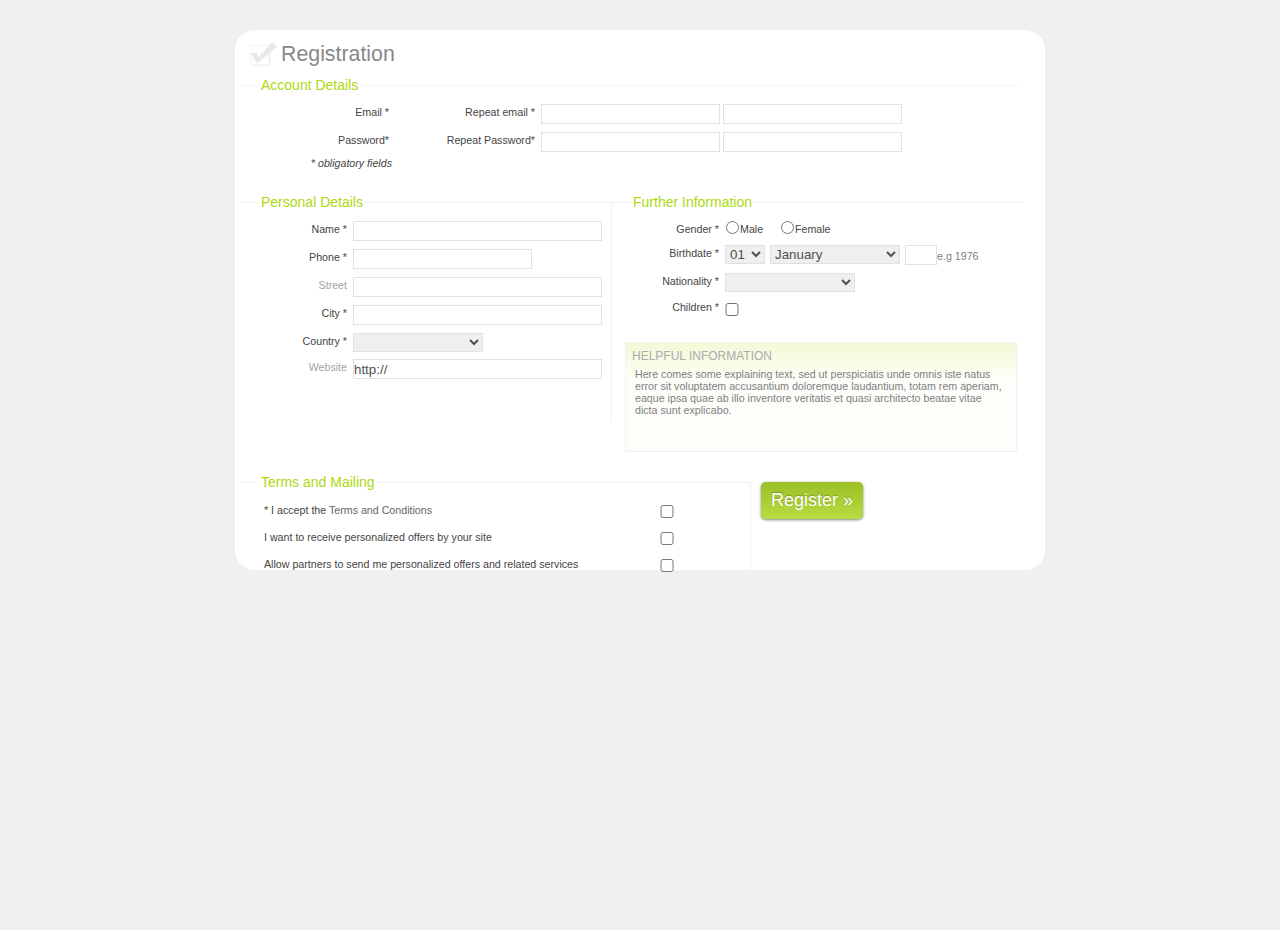
<file: photo/index.html>
<!DOCTYPE html PUBLIC "-//W3C//DTD XHTML 1.0 Strict//EN" "http://www.w3.org/TR/xhtml1/DTD/xhtml1-strict.dtd">
<html xmlns="http://www.w3.org/1999/xhtml" xml:lang="en" lang="en">
    <head>
        <title>CSS Registration Form</title>
        <meta http-equiv="Content-Type" content="text/html; charset=utf-8"/>
        <link rel="stylesheet" type="text/css" href="css/default.css"/>
    </head>
    <body>    
        <form action="" class="register">
            <h1>Registration</h1>
            <fieldset class="row1">
                <legend>Account Details
                </legend>
                <p>
                    <label>Email *
                    </label>
                    <input type="text"/>
                    <label>Repeat email *
                    </label>
                    <input type="text"/>
                </p>
                <p>
                    <label>Password*
                    </label>
                    <input type="text"/>
                    <label>Repeat Password*
                    </label>
                    <input type="text"/>
                    <label class="obinfo">* obligatory fields
                    </label>
                </p>
            </fieldset>
            <fieldset class="row2">
                <legend>Personal Details
                </legend>
                <p>
                    <label>Name *
                    </label>
                    <input type="text" class="long"/>
                </p>
                <p>
                    <label>Phone *
                    </label>
                    <input type="text" maxlength="10"/>
                </p>
                <p>
                    <label class="optional">Street
                    </label>
                    <input type="text" class="long"/>
                </p>
                <p>
                    <label>City *
                    </label>
                    <input type="text" class="long"/>
                </p>
                <p>
                    <label>Country *
                    </label>
                    <select>
                        <option>
                        </option>
                        <option value="1">United States
                        </option>
                    </select>
                </p>
                <p>
                    <label class="optional">Website
                    </label>
                    <input class="long" type="text" value="http://"/>

                </p>
            </fieldset>
            <fieldset class="row3">
                <legend>Further Information
                </legend>
                <p>
                    <label>Gender *</label>
                    <input type="radio" value="radio"/>
                    <label class="gender">Male</label>
                    <input type="radio" value="radio"/>
                    <label class="gender">Female</label>
                </p>
                <p>
                    <label>Birthdate *
                    </label>
                    <select class="date">
                        <option value="1">01
                        </option>
                        <option value="2">02
                        </option>
                        <option value="3">03
                        </option>
                        <option value="4">04
                        </option>
                        <option value="5">05
                        </option>
                        <option value="6">06
                        </option>
                        <option value="7">07
                        </option>
                        <option value="8">08
                        </option>
                        <option value="9">09
                        </option>
                        <option value="10">10
                        </option>
                        <option value="11">11
                        </option>
                        <option value="12">12
                        </option>
                        <option value="13">13
                        </option>
                        <option value="14">14
                        </option>
                        <option value="15">15
                        </option>
                        <option value="16">16
                        </option>
                        <option value="17">17
                        </option>
                        <option value="18">18
                        </option>
                        <option value="19">19
                        </option>
                        <option value="20">20
                        </option>
                        <option value="21">21
                        </option>
                        <option value="22">22
                        </option>
                        <option value="23">23
                        </option>
                        <option value="24">24
                        </option>
                        <option value="25">25
                        </option>
                        <option value="26">26
                        </option>
                        <option value="27">27
                        </option>
                        <option value="28">28
                        </option>
                        <option value="29">29
                        </option>
                        <option value="30">30
                        </option>
                        <option value="31">31
                        </option>
                    </select>
                    <select>
                        <option value="1">January
                        </option>
                        <option value="2">February
                        </option>
                        <option value="3">March
                        </option>
                        <option value="4">April
                        </option>
                        <option value="5">May
                        </option>
                        <option value="6">June
                        </option>
                        <option value="7">July
                        </option>
                        <option value="8">August
                        </option>
                        <option value="9">September
                        </option>
                        <option value="10">October
                        </option>
                        <option value="11">November
                        </option>
                        <option value="12">December
                        </option>
                    </select>
                    <input class="year" type="text" size="4" maxlength="4"/>e.g 1976
                </p>
                <p>
                    <label>Nationality *
                    </label>
                    <select>
                        <option value="0">
                        </option>
                        <option value="1">United States
                        </option>
                    </select>
                </p>
                <p>
                    <label>Children *
                    </label>
                    <input type="checkbox" value="" />
                </p>
                <div class="infobox"><h4>Helpful Information</h4>
                    <p>Here comes some explaining text, sed ut perspiciatis unde omnis iste natus error sit voluptatem accusantium doloremque laudantium, totam rem aperiam, eaque ipsa quae ab illo inventore veritatis et quasi architecto beatae vitae dicta sunt explicabo.</p>
                </div>
            </fieldset>
            <fieldset class="row4">
                <legend>Terms and Mailing
                </legend>
                <p class="agreement">
                    <input type="checkbox" value=""/>
                    <label>*  I accept the <a href="#">Terms and Conditions</a></label>
                </p>
                <p class="agreement">
                    <input type="checkbox" value=""/>
                    <label>I want to receive personalized offers by your site</label>
                </p>
                <p class="agreement">
                    <input type="checkbox" value=""/>
                    <label>Allow partners to send me personalized offers and related services</label>
                </p>
            </fieldset>
            <div><button class="button">Register &raquo;</button></div>
        </form>
    </body>
</html>
</file>
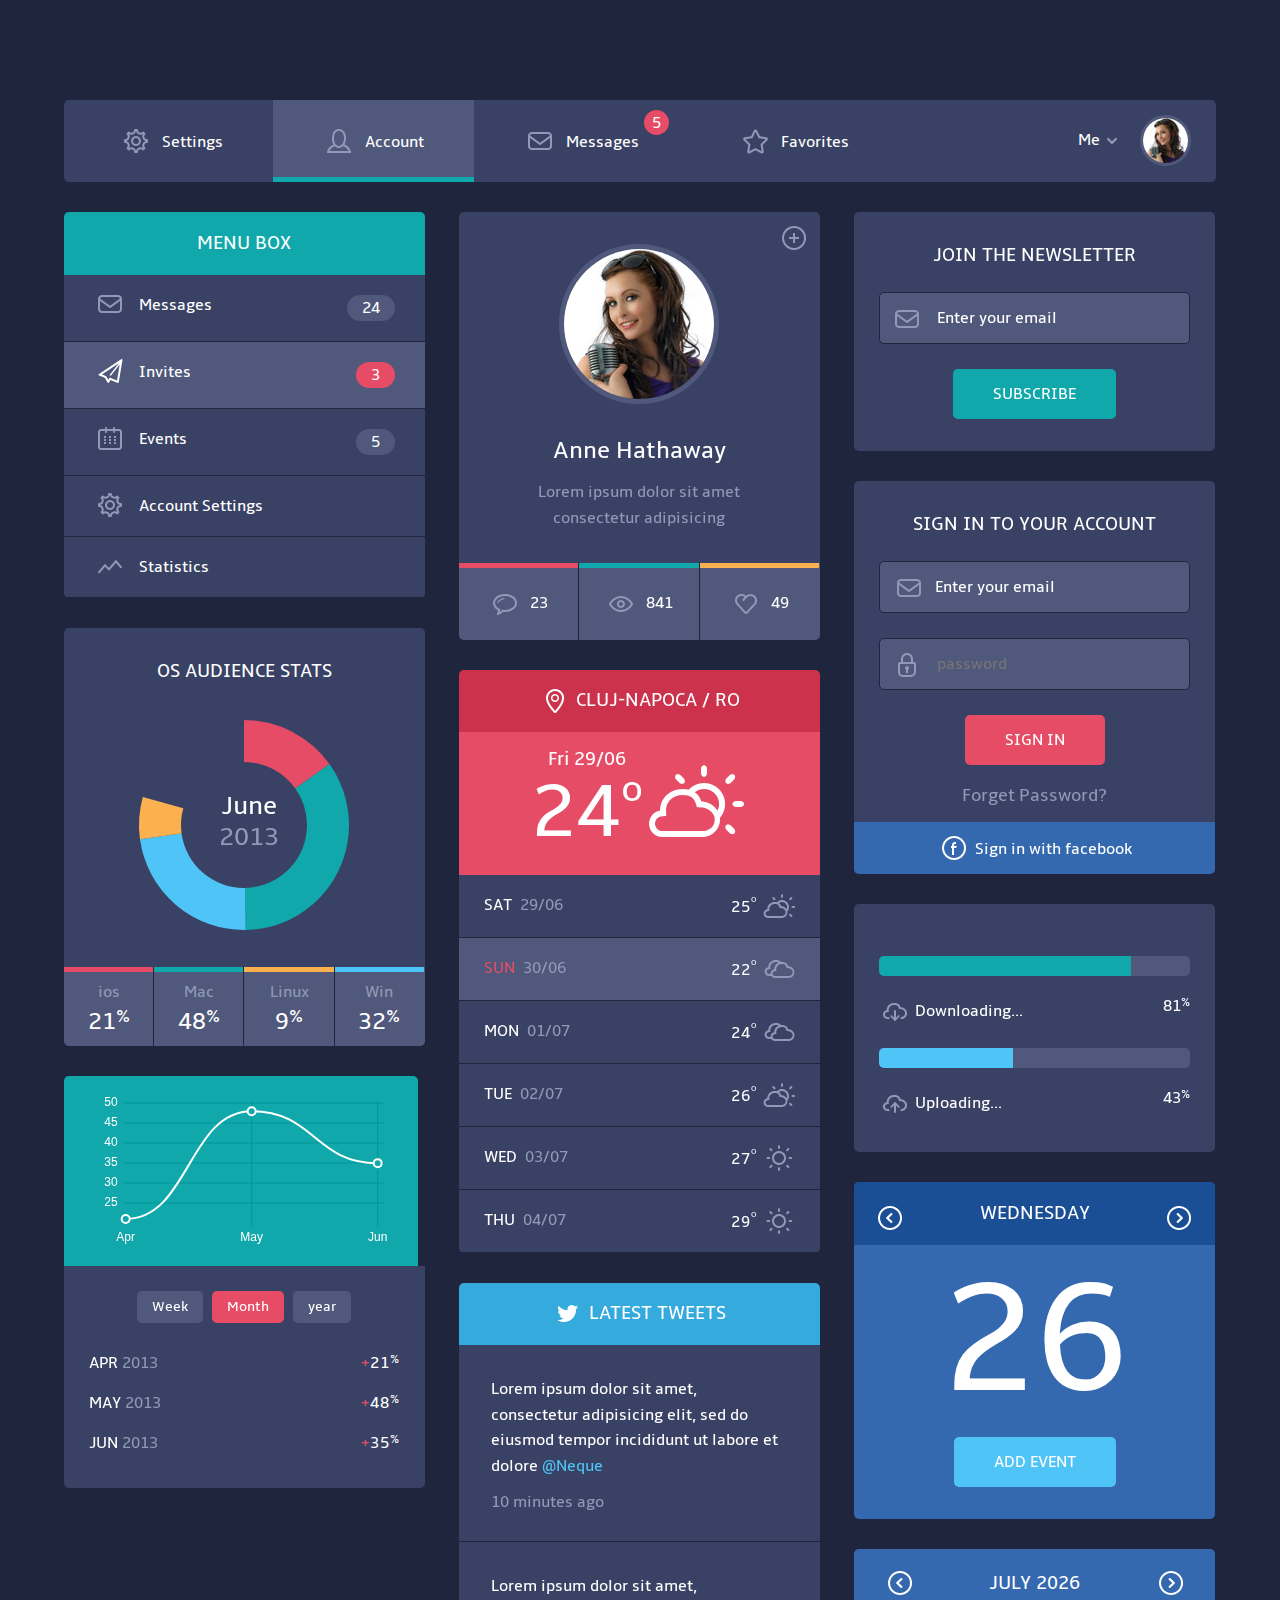
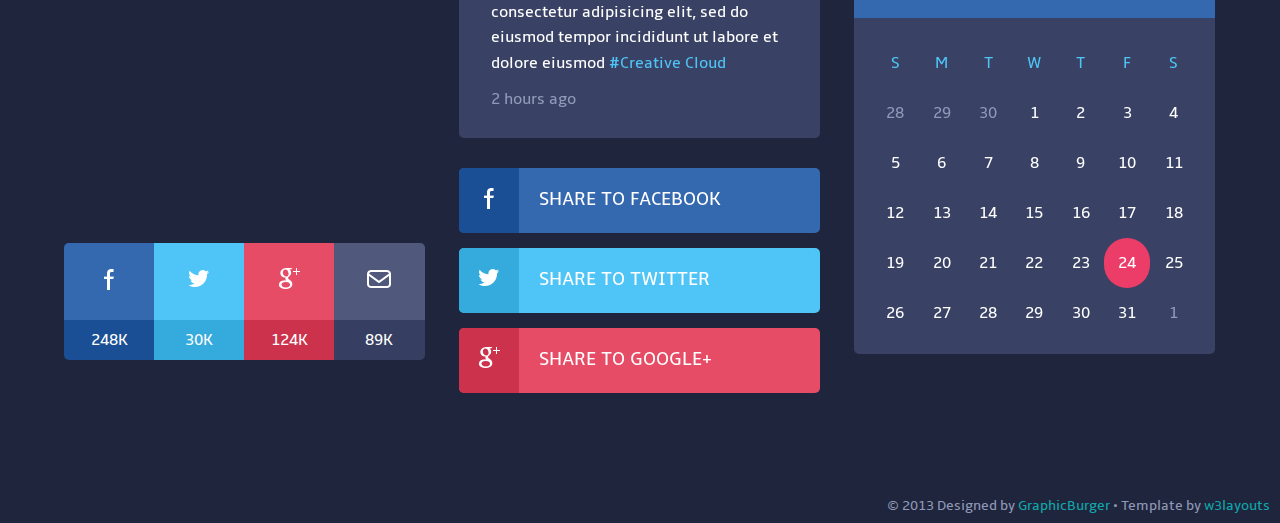
<file: web/index.html>
<!--A Design by W3layouts
Author: W3layout
Author URL: http://w3layouts.com
License: Creative Commons Attribution 3.0 Unported
License URL: http://creativecommons.org/licenses/by/3.0/
-->
<!DOCTYPE HTML>
<head>
<title>Ui kits Website Template | Home :: w3layouts</title>
<meta http-equiv="Content-Type" content="text/html; charset=utf-8" />
<meta name="viewport" content="width=device-width, initial-scale=1, maximum-scale=1">
<link href="css/style.css" rel="stylesheet" type="text/css" media="all"/>
<link href="css/nav.css" rel="stylesheet" type="text/css" media="all"/>
<link href='http://fonts.googleapis.com/css?family=Carrois+Gothic+SC' rel='stylesheet' type='text/css'>
<script type="text/javascript" src="js/jquery.js"></script>
<script type="text/javascript" src="js/login.js"></script>
<script type="text/javascript" src="js/Chart.js"></script>
 <script type="text/javascript" src="js/jquery.easing.js"></script>
 <script type="text/javascript" src="js/jquery.ulslide.js"></script>
 <!----Calender -------->
  <link rel="stylesheet" href="css/clndr.css" type="text/css" />
  <script src="js/underscore-min.js"></script>
  <script src= "js/moment-2.2.1.js"></script>
  <script src="js/clndr.js"></script>
  <script src="js/site.js"></script>
  <!----End Calender -------->
</head>
<body>			       
	    <div class="wrap">	 
	      <div class="header">
	      	  <div class="header_top">
					  <div class="menu">
						  <a class="toggleMenu" href="#"><img src="images/nav.png" alt="" /></a>
							<ul class="nav">
								<li><a href="#"><i><img src="images/settings.png" alt="" /></i>Settings</a></li>
								<li class="active"><a href="#"><i><img src="images/user.png" alt="" /></i>Account</a></li>
								<li><a href="#"><i><img src="images/mail.png" alt="" /></i>Messages <span class="messages">5</span></a></li>
								<li><a href="#"><i><img src="images/favourite.png" alt="" /></i>Favorites</a></li>
							<div class="clear"></div>
						    </ul>
							<script type="text/javascript" src="js/responsive-nav.js"></script>
				        </div>	
					  <div class="profile_details">
				    		   <div id="loginContainer">
				                  <a id="loginButton" class=""><span>Me</span></a>   
				                    <div id="loginBox">                
				                      <form id="loginForm">
				                        <fieldset id="body">
				                            <div class="user-info">
							        			<h4>Hello,<a href="#"> Username</a></h4>
							        			<ul>
							        				<li class="profile active"><a href="#">Profile </a></li>
							        				<li class="logout"><a href="#"> Logout</a></li>
							        				<div class="clear"></div>		
							        			</ul>
							        		</div>			                            
				                        </fieldset>
				                    </form>
				                </div>
				            </div>
				             <div class="profile_img">	
				             	<a href="#"><img src="images/profile_img40x40.jpg" alt="" />	</a>
				             </div>		
				             <div class="clear"></div>		  	
					    </div>	
		 		      <div class="clear"></div>				 
				   </div>
			</div>	  					     
	</div>
	  <div class="main">  
	    <div class="wrap">  		 
	       <div class="column_left">	          
	    		 <div class="menu_box">
	    		 	 <h3>Menu Box</h3>
	    		 	   <div class="menu_box_list">
				      		<ul>
						  		<li><a href="#" class="messages"><span>Messages</span><label class="digits">24</label><div class="clear"></div></a></li>
						  		<li class="active"><a href="#" class="invites"><span>Invites</span><label class="digits active">3</label><div class="clear"></div></a></li>
						  		<li><a href="#" class="events"><span>Events</span><label class="digits">5</label><div class="clear"></div></a></li>
						  		<li><a href="#" class="account_settings"><span>Account Settings</span></a></li>
						  		<li><a href="#" class="statistics"><span>Statistics</span></a></li>						  	
				    		</ul>
				      </div>
	    		 </div>
	    		 <div class="chart">
		               <h3>Os Audience Stats</h3>
		                <div class="diagram">
		                  <canvas id="canvas" height="220" width="220"> </canvas>
		                  <h4><span>June</span><br />2013</h4>   
		                 </div>
		                     
		               <!----		              
						<span><img src="images/chart.png" alt="" /></span>
						----->					
						<div class="chart_list">
			           	  <ul>
			           	  	<li><a href="#" class="red">ios<p class="percentage">21<em>%</em></p></a></li>
			           	  	<li><a href="#" class="purple">Mac<p class="percentage">48<em>%</em></p></a></li>
			           	  	<li><a href="#" class="yellow">Linux<p class="percentage">9<em>%</em></p></a></li>
			           	  	<li><a href="#" class="blue">Win<p class="percentage">32<em>%</em></p></a></li>
			           	  	<div class="clear"></div>	
			           	  </ul>
			           </div>
			           <script>
						var doughnutData = [
								{
									value: 21,
									color:"#E64C65"
								},
								{
									value : 48,
									color : "#11A8AB"
								},							
								{
									value : 32,
									color : "#4FC4F6"
								},	
								{
									value : 9,
									color : "#FCB150"
								},							
							
							];				
							var myDoughnut = new Chart(document.getElementById("canvas").getContext("2d")).Doughnut(doughnutData);					
					</script>
		          </div>
		             <div class="graph">
		             	<canvas id="line-chart"> </canvas>
		             	<script>
							var lineChartData = {
								labels : ["Apr","May","Jun"],
								datasets : [									
									{
										fillColor : "rgba(255, 255, 255, 0)",
										strokeColor : "#FFF",
										pointColor : "#11a8ab",
										pointStrokeColor : "#FFF",
										data : [21,48,35]
									}
								]
								
							}
					
						var myLine = new Chart(document.getElementById("line-chart").getContext("2d")).Line(lineChartData);
						
						</script>
		             	<!---
		             	<img src="images/graph.png" alt="" />
		             	------->
		             	<div class="graph_list">
		             		 <div class="week-month-year">
		             		 	<p><a href="#">Week</a></p>
		             		 	<p><a href="#" class="active">Month</a></p>
		             		 	<p><a href="#">year</a></p>
		             		 	<div class="clear"></div>
		             		 </div>
				      			<ul>
						  		    <li><a href="#"><span class="day_name">Apr</span> 2013 
						  			<label class="digits"><span>+</span>21<em>%</em></label><div class="clear"></div></a></li>
						  			<li class="active"><a href="#"><span class="day_name">May</span> 2013 
						  			<label class="digits"><span>+</span>48<em>%</em></label><div class="clear"></div></a></li>
						  			<li><a href="#"><span class="day_name">Jun</span> 2013 
						  			<label class="digits"><span>+</span>35<em>%</em> </label><div class="clear"></div></a></li>						  			
				    		</ul>
				      </div>
		             </div>
		                 <div class="video_palyer">
								<iframe src="//player.vimeo.com/video/24363983" width="100%" frameborder="0" webkitallowfullscreen="" mozallowfullscreen="" allowfullscreen=""></iframe> 
		                </div>        
		            
		          
		          		<div class="social_network_likes">
				      		<ul>
				      			<li><a href="#" class="facebook"><i><img src="images/facebook_icon.png" alt=""></i> <span>248k</span></a></li>
				      			<li><a href="#" class="twitter"><i><img src="images/tweets.png" alt=""></i> <span>30k</span></a></li>
				      			<li><a href="#" class="googleplus"><i><img src="images/google+.png" alt=""></i> <span>124k</span></a></li>
				      			<li><a href="#" class="mail"><i><img src="images/mail-hover.png" alt=""></i> <span>89k</span></a></li>
				      			<div class="clear"></div>
				    		</ul>
		          		</div>
	  		</div> 
	  		
            <div class="column_middle">
              <div class="column_middle_grid1">
		         <div class="profile_picture">
		        	<a href=""><img src="images/profile_img150x150.jpg" alt="" />	</a>		         
		            <div class="profile_picture_name">
		            	<h2>Anne Hathaway</h2>
		            	<p>Lorem ipsum dolor sit amet consectetur adipisicing </p>
		            </div>
		             <span><a href="#"> <img src="images/follow_user.png" alt="" /> </a></span>
		          </div>
		           <div class="articles_list">
		           	  <ul>
		           	  	<li><a href="#" class="red"> <img src="images/comments.png" alt="" /> 23</a></li>
		           	  	<li><a href="#" class="purple"> <img src="images/views.png" alt="" /> 841</a></li>
		           	  	<li><a href="#" class="yellow"> <img src="images/likes.png" alt="" /> 49</a></li>
		           	  	<div class="clear"></div>	
		           	  </ul>
		           </div>
		       </div>
		         <div class="weather">
		               <h3><i><img src="images/location.png" alt="" /> </i> Cluj-Napoca / Ro</h3>
		              <div class="today_temp">
		                <div class="temp">
							<figure>Fri 29/06<span>24<em>o</em></span></figure>
						</div>
						<img src="images/sun.png" alt="" />
					</div>
						<div class="temp_list">
				      			<ul>
						  		    <li><a href="#"><span class="day_name">Sat</span>&nbsp; 29/06 
						  			<label class="digits">25<em>o</em> <i><img src="images/sun_icon1.png" alt="" /></i></label><div class="clear"></div></a></li>
						  			<li class="active"><a href="#"><span class="day_name">Sun</span>&nbsp; 30/06 
						  			<label class="digits">22<em>o</em> <i><img src="images/clouds.png" alt="" /></i></label><div class="clear"></div></a></li>
						  			<li><a href="#"><span class="day_name">Mon</span>&nbsp; 01/07 
						  			<label class="digits">24<em>o</em> <i><img src="images/clouds.png" alt="" /></i></label><div class="clear"></div></a></li>
						  			<li><a href="#"><span class="day_name">Tue</span>&nbsp; 02/07 
						  			<label class="digits">26<em>o</em> <i><img src="images/sun_icon1.png" alt="" /></i></label><div class="clear"></div></a></li>
						  			<li><a href="#"><span class="day_name">Wed</span>&nbsp; 03/07 
						  			<label class="digits">27<em>o</em> <i><img src="images/sun_icon2.png" alt="" /></i></label><div class="clear"></div></a></li>
						  			<li><a href="#"><span class="day_name">Thu</span>&nbsp; 04/07
						  			<label class="digits">29<em>o</em> <i><img src="images/sun_icon2.png" alt="" /></i></label><div class="clear"></div></a></li>
				    		</ul>
				      </div>
		          </div>	           
		         <div class="tweets">
		               <h3><i><img src="images/tweets.png" alt="" /> </i> Latest Tweets</h3>		              
						<div class="tweets_list">
				      		<ul>
						  		<li>Lorem ipsum dolor sit amet, consectetur adipisicing elit, sed do eiusmod tempor incididunt ut labore et dolore <a href="#">@Neque</a>
						  			<span>10 minutes ago</span></li>
						  	   <li>Lorem ipsum dolor sit amet, consectetur adipisicing elit, sed do eiusmod tempor incididunt ut labore et dolore eiusmod <a href="#">#Creative Cloud</a>
						  			<span>2 hours ago</span></li>
				    		</ul>
				      </div>
		          </div>
		          <div class="social_networks">
				      		<ul>
				      			<li><a href="#" class="facebook"><i><img src="images/facebook_icon.png" alt="" /></i> <span>Share to Facebook</span><div class="clear"></div></a></li>
				      			<li><a href="#" class="twitter"><i><img src="images/tweets.png" alt="" /></i> <span>Share to Twitter</span><div class="clear"></div></a></li>
				      			<li><a href="#" class="googleplus"><i><img src="images/google+.png" alt="" /></i> <span>Share to Google+</span><div class="clear"></div></a></li>
				    		</ul>
		          </div>	           
		       
    	    </div>
    	    
            <div class="column_right">
            	<div class="column_right_grid">
                 <div class="newsletter">
				   <h3>Join the newsletter</h3>
					    <form>
					    	<span>
					 	     <i><img src="images/mail.png" alt="" /></i>
					 	     <input type="text" value="Enter your email" onfocus="this.value = '';" onblur="if (this.value == '') {this.value = 'Enter your email';}">
					 	    </span>			 	    
					 		<input type="submit" class="my_button" value="Subscribe">
					 	</form>
				   </div>
			   </div>
				 <div class="column_right_grid sign-in">
				 	<div class="sign_in">
				       <h3>Sign in to your account</h3>
					    <form>
					    	<span>
					 	    <i><img src="images/mail.png" alt="" /></i><input type="text" value="Enter your email" onfocus="this.value = '';" onblur="if (this.value == '') {this.value = 'Enter your email';}">
					 	    </span>
					 	    <span>
					 	     <i><img src="images/lock.png" alt="" /></i>
					 	     <input type="password" placeholder="password">
					 	    </span>
					 		<input type="submit" class="my-button" value="Sign In">
					 	</form>
					       <h4><a href="#">Forget Password?</a></h4>				   
          		       </div>
          		 	  <div class="signin_facebook">
					   	 <p><a href="#">  <i> <img src="images/facebook.png" alt="" /></i>Sign in with facebook</a></p>
				      </div>
				   </div>
				   <div class="column_right_grid downloading_uploading">
                      <ul>
					      <li>                              
                            <div class="progress">
                              <div class="progress-bar" style="width:81%"> </div>
                            </div>
                            <div class="clearfix">
                                <p class="downloading"> <i><img src="images/download.png" alt="" /></i> Downloading...</p>
                                <p class="percentage">81<em>%</em></p>
                                <div class="clear"></div>
                            </div>
                           </li>
                           <li>                              
                            <div class="progress">
                              <div class="progress-bar uploading" style="width:43%"> </div>
                            </div>
                            <div class="clearfix">
                                <p class="downloading"><i><img src="images/upload.png" alt="" /></i> Uploading...</p>
                                <p class="percentage">43<em>%</em></p>
                                <div class="clear"></div>
                            </div>
                           </li>
                        </ul>
				   </div>
				   <div class="column_right_grid date_events">
				     	  <h3><a href="#" id="slide_prev"><img src="images/arrow-left.png" alt="" /></a> Wednesday <a href="#" id="slide_next"><img src="images/arrow-right.png" alt="" /></a></h3>
				     	 		<ul id="slide" class="event_dates">					            
						            <li>26</li>
						            <li>25</li>
						            <li>24</li>
						            <li>23</li>
						            <li>22</li>
						            <li>21</li>
						            <li>20</li>
						            <li>19</li>
						            <li>18</li>
						            <li>17</li>
						            <li>16</li>
						            <li>15</li>
						            <li>14</li>
						            <li>13</li>
						            <li>12</li>
						            <li>11</li>
						            <li>10</li>
						            <li>9</li>
						            <li>8</li>
						            <li>7</li>
						            <li>6</li>
						            <li>5</li>
						            <li>4</li>
						            <li>3</li>
						            <li>2</li>
						            <li>1</li>
						            <li>31</li>
						            <li>30</li>
						            <li>29</li>
						            <li>28</li>
						            <li>27</li>
						        </ul>
						         <div class="button"><a href="#">Add Event</a></div>											 				
				           <script type="text/javascript">
				            $(function() {						
				                $('#slide').ulslide({
				                   
									effect: {
										type: 'carousel', // slide or fade
				                        axis: 'x',        // x, y
										showCount:1
									},
				                    nextButton: '#slide_next',
				                    prevButton: '#slide_prev',
				                    duration: 800,
				                    /*autoslide: 2000,*/
									easing: 'easeOutBounce'
				                });
				            });
				        </script>
				    </div>
				   <div class="column_right_grid calender">
                      <div class="cal1"> </div>
				   </div>
             </div>
    	<div class="clear"></div>
 	 </div>
   </div>
  		 <div class="copy-right">
				<p>© 2013 Designed by <a href="http://graphicburger.com/flat-design-ui-components/" target="_blank">GraphicBurger</a>  • Template by <a href="http://w3layouts.com" target="_blank">w3layouts</a> </p>
	 	 </div>   
</body>
</html>
</file>
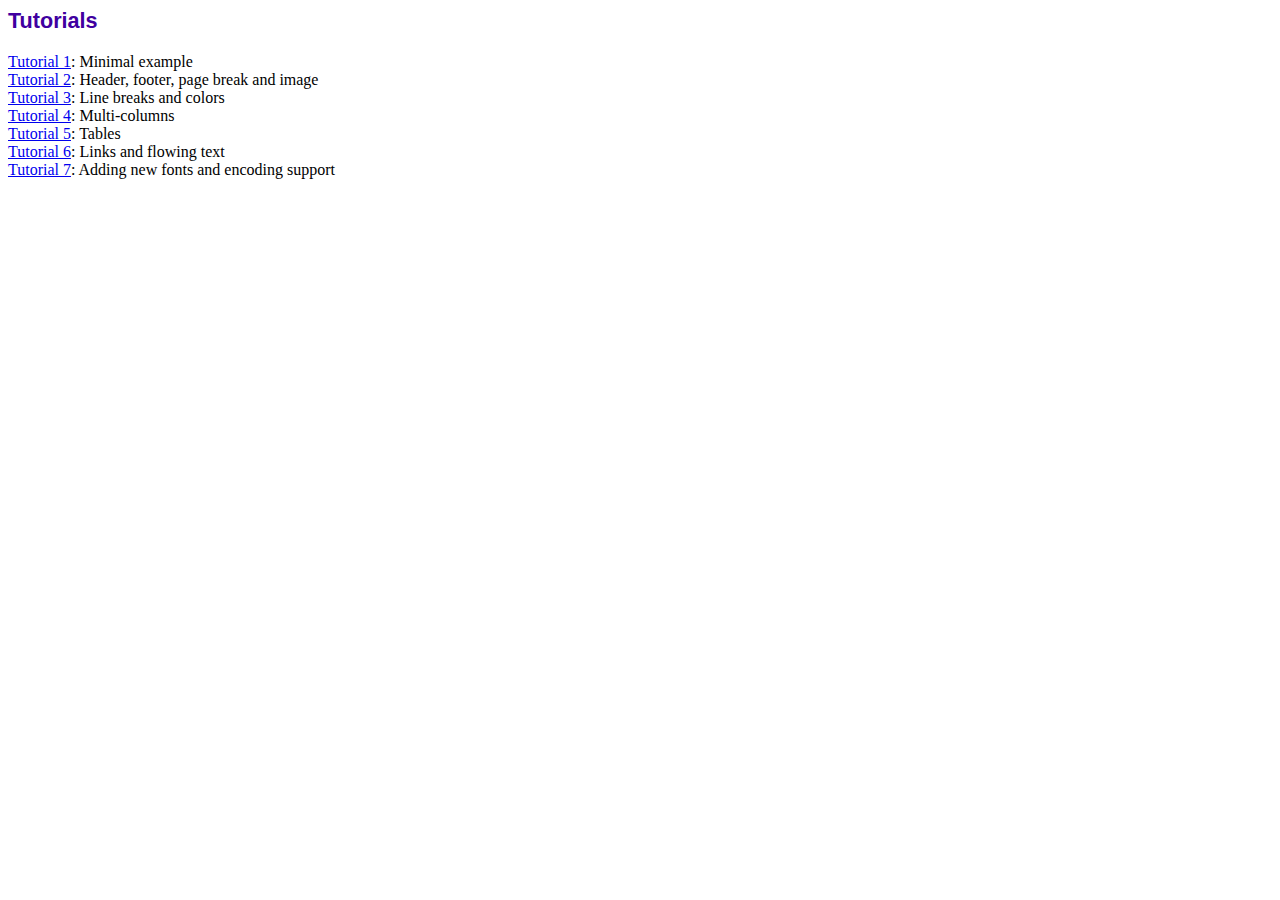
<file: fpdf/tutorial/index.htm>
<!DOCTYPE html PUBLIC "-//W3C//DTD HTML 4.01 Transitional//EN">
<html>
<head>
<meta http-equiv="Content-Type" content="text/html; charset=ISO-8859-1">
<title>Tutorials</title>
<link type="text/css" rel="stylesheet" href="../fpdf.css">
</head>
<body>
<h1>Tutorials</h1>
<ul style="list-style-type:none; margin-left:0; padding-left:0">
<li><a href="tuto1.htm">Tutorial 1</a>: Minimal example</li>
<li><a href="tuto2.htm">Tutorial 2</a>: Header, footer, page break and image</li>
<li><a href="tuto3.htm">Tutorial 3</a>: Line breaks and colors</li>
<li><a href="tuto4.htm">Tutorial 4</a>: Multi-columns</li>
<li><a href="tuto5.htm">Tutorial 5</a>: Tables</li>
<li><a href="tuto6.htm">Tutorial 6</a>: Links and flowing text</li>
<li><a href="tuto7.htm">Tutorial 7</a>: Adding new fonts and encoding support</li>
</UL>
</body>
</html>
</file>
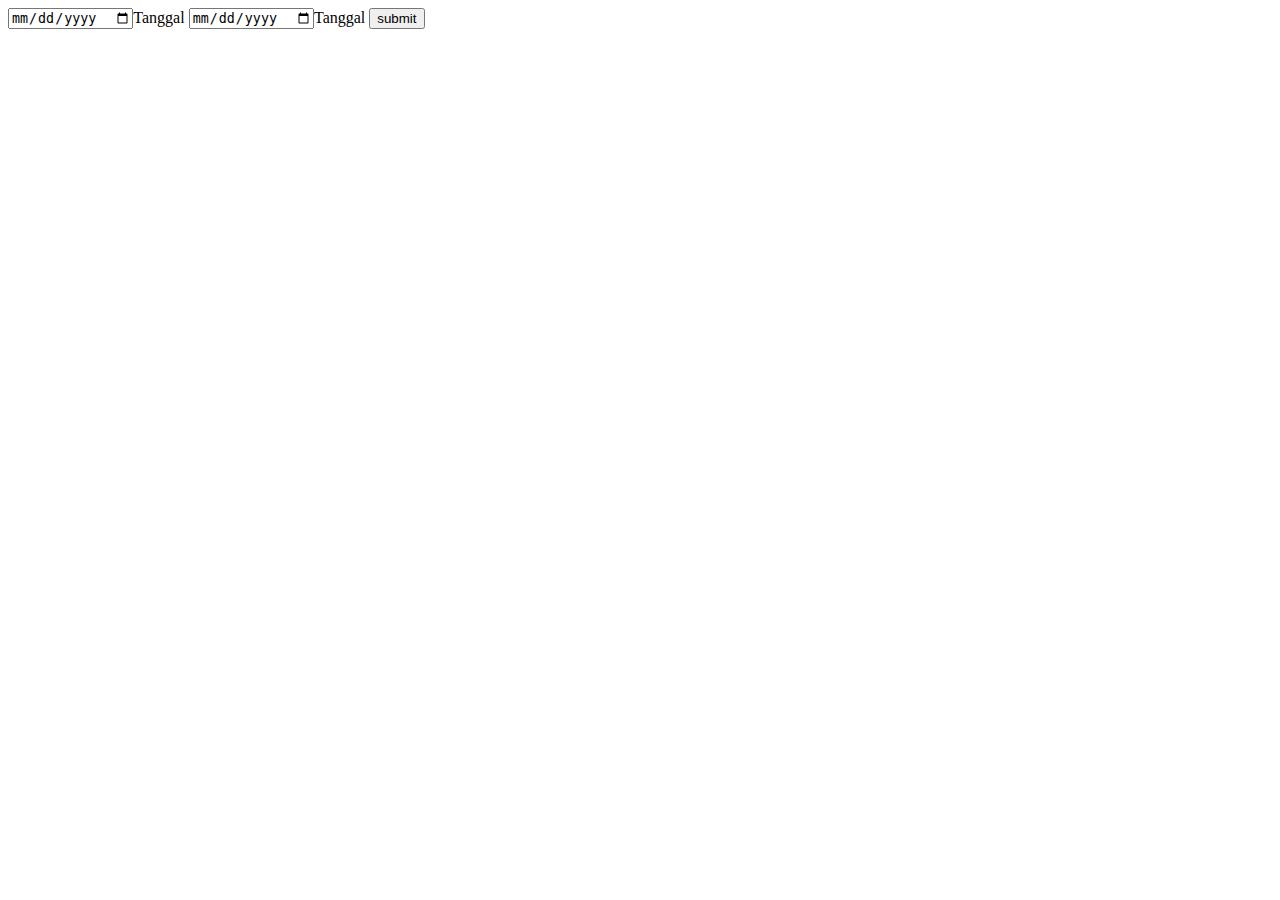
<file: form_filter.html>
<!DOCTYPE html>
<html xmlns="http://www.w3.org/1999/html">
<head lang="en">
    <meta charset="UTF-8">
    <title></title>
</head>
<body>
<form action="export1.php" method="POST">
    <td>
        <input type="date" name="tgl1">Tanggal</input>
    </td>
    <td>
        <input type="date" name="tgl2">Tanggal</input>
    </td>
    <td>
        <input type="submit" name="submit" value="submit"></input>
    </td>

</form>

</body>
</html>
</file>
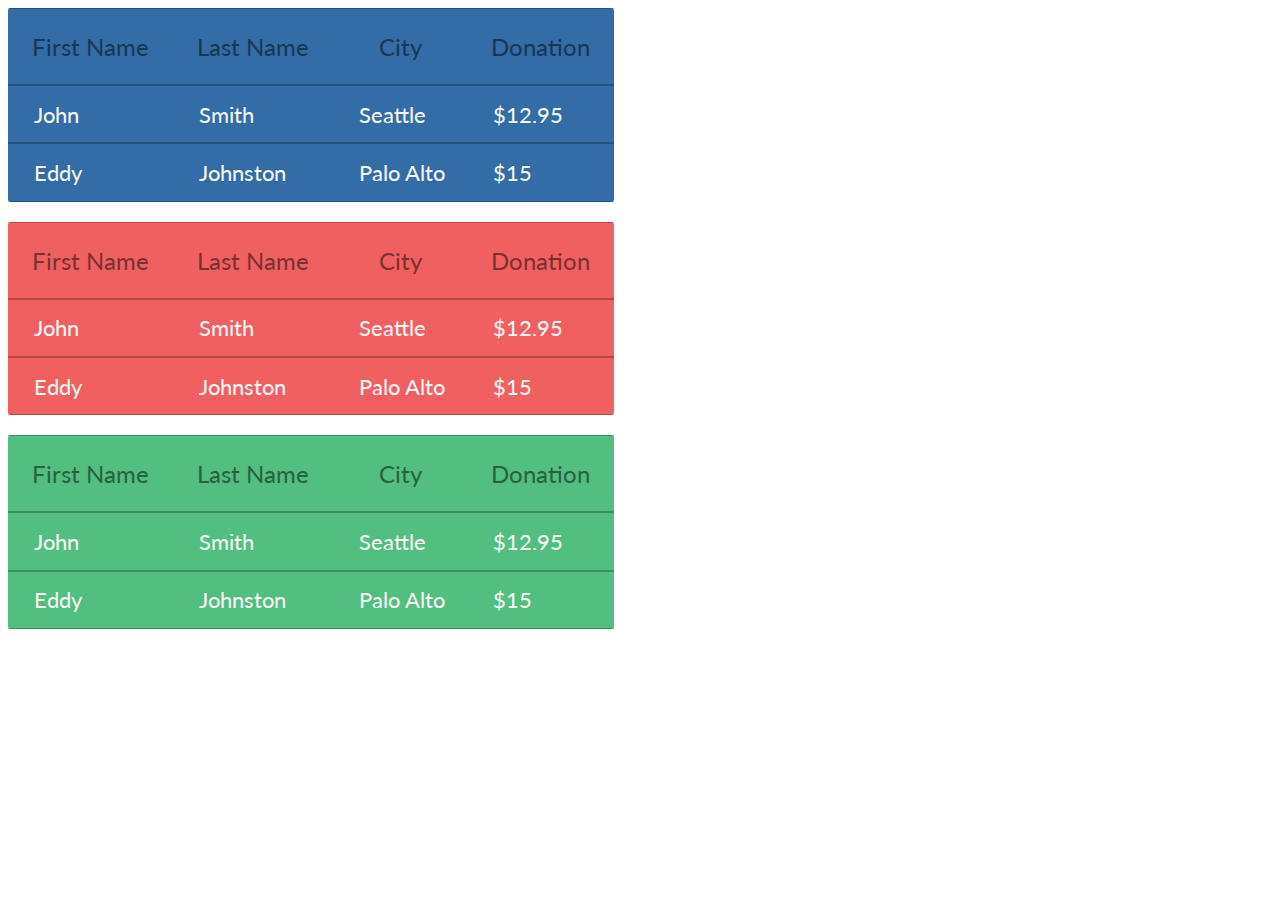
<file: list.html>
<DOCTYPE html>
	<head>
		<style type="text/css">
	.flat-table {
		margin-bottom: 20px;
		border-collapse:collapse;
		font-family: 'Lato', Calibri, Arial, sans-serif;
		border: none;
                border-radius: 3px;
               -webkit-border-radius: 3px;
               -moz-border-radius: 3px;
	}
	.flat-table th, .flat-table td {
		box-shadow: inset 0 -1px rgba(0,0,0,0.25), 
			inset 0 1px rgba(0,0,0,0.25);
	}
	.flat-table th {
		font-weight: normal;
		-webkit-font-smoothing: antialiased;
		padding: 1em;
		color: rgba(0,0,0,0.45);
		text-shadow: 0 0 1px rgba(0,0,0,0.1);
		font-size: 1.5em;
	}
	.flat-table td {
		color: #f7f7f7;
		padding: 0.7em 1em 0.7em 1.15em;
		text-shadow: 0 0 1px rgba(255,255,255,0.1);
		font-size: 1.4em;
	}
	.flat-table tr {
		-webkit-transition: background 0.3s, box-shadow 0.3s;
		-moz-transition: background 0.3s, box-shadow 0.3s;
		transition: background 0.3s, box-shadow 0.3s;
	}
	.flat-table-1 {
		background: #336ca6;
	}
	.flat-table-1 tr:hover {
		background: rgba(0,0,0,0.19);
	}
	.flat-table-2 tr:hover {
		background: rgba(0,0,0,0.1);
	}
	.flat-table-2 {
		background: #f06060;
	}
	.flat-table-3 {
		background: #52be7f;
	}
	.flat-table-3 tr:hover {
		background: rgba(0,0,0,0.1);
	}
</style>
	</head>
		<body>
			<link href='http://fonts.googleapis.com/css?family=Lato' rel='stylesheet' type='text/css'>

<table class="flat-table flat-table-1">
	<thead>
		<th>First Name</th>
		<th>Last Name</th>
		<th>City</th>
		<th>Donation</th>
	</thead>
	<tbody>
		<tr>
			<td>John</td>
			<td>Smith</td>
			<td>Seattle</td>
			<td>$12.95</td>
		</tr>
		<tr>
			<td>Eddy</td>
			<td>Johnston</td>
			<td>Palo Alto</td>
			<td>$15</td>
		</tr>
	</tbody>
</table>
<table class="flat-table flat-table-2">
	<thead>
		<th>First Name</th>
		<th>Last Name</th>
		<th>City</th>
		<th>Donation</th>
	</thead>
	<tbody>
		<tr>
			<td>John</td>
			<td>Smith</td>
			<td>Seattle</td>
			<td>$12.95</td>
		</tr>
		<tr>
			<td>Eddy</td>
			<td>Johnston</td>
			<td>Palo Alto</td>
			<td>$15</td>
		</tr>
	</tbody>
</table>
<table class="flat-table flat-table-3">
	<thead>
		<th>First Name</th>
		<th>Last Name</th>
		<th>City</th>
		<th>Donation</th>
	</thead>
	<tbody>
		<tr>
			<td>John</td>
			<td>Smith</td>
			<td>Seattle</td>
			<td>$12.95</td>
		</tr>
		<tr>
			<td>Eddy</td>
			<td>Johnston</td>
			<td>Palo Alto</td>
			<td>$15</td>
		</tr>
	</tbody>
</table>
</body>
</html>
</file>
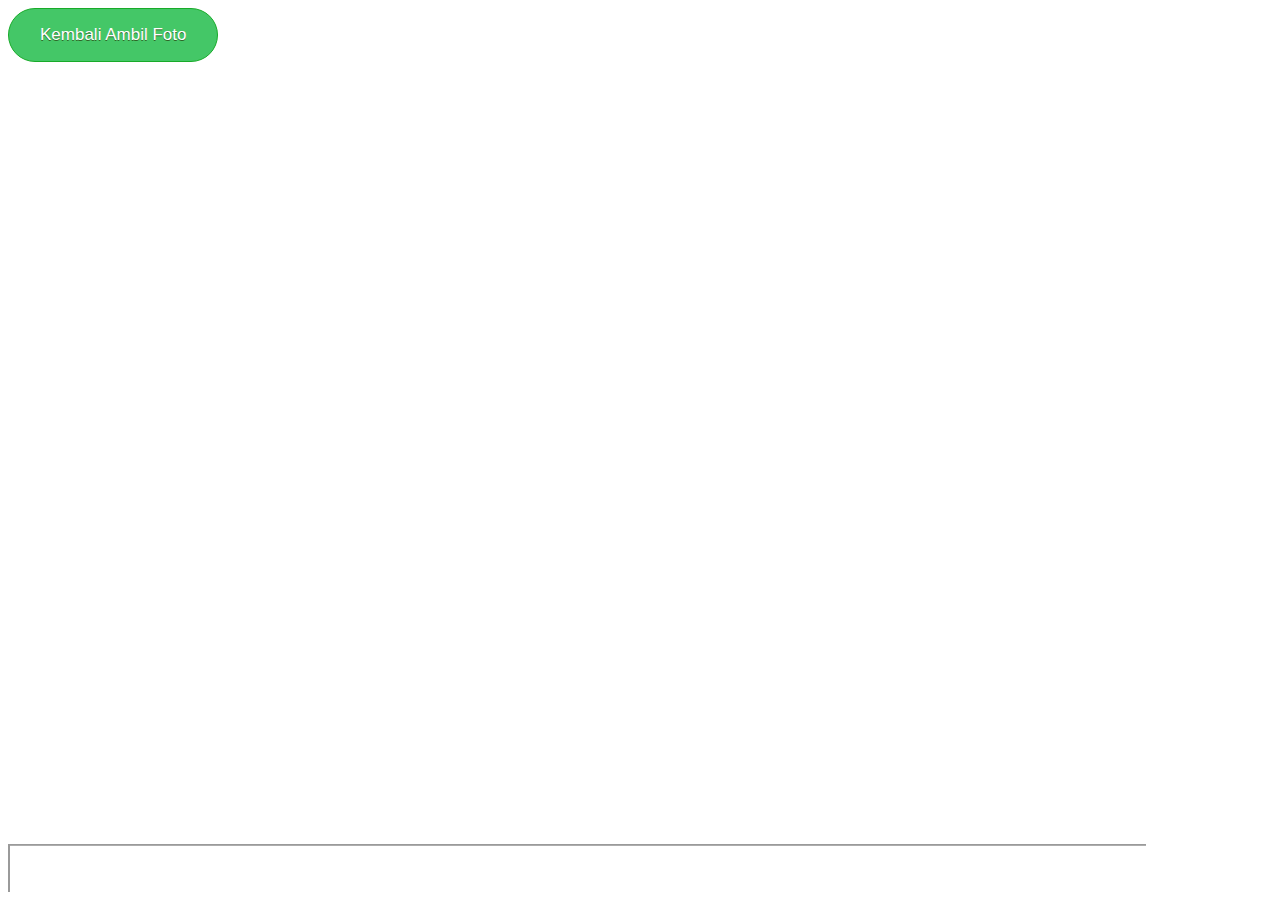
<file: scrolll.html>
<html lang="en">
<head>
 <style type="text/css">
 .myButton {
	background-color:#44c767;
	-moz-border-radius:28px;
	-webkit-border-radius:28px;
	border-radius:28px;
	border:1px solid #18ab29;
	display:inline-block;
	cursor:pointer;
	color:#ffffff;
	font-family:arial;
	font-size:17px;
	padding:16px 31px;
	text-decoration:none;
	text-shadow:0px 1px 0px #2f6627;
}
.myButton:hover {
	background-color:#5cbf2a;
}
.myButton:active {
	position:relative;
	top:1px;
}	

.back { 
background: url('background.png') no-repeat center center fixed;

-moz-background-size: cover;

-webkit-background-size: cover;

-o-background-size: cover;

background-size: cover;
 
 }
.tulisan {
    position: fixed;
}

}  


 </style> 
</head>
<div class="tulisan">
<a href="index.php" class="myButton">Kembali Ambil Foto</a>
</div>
<body>
	<marquee behavior="scroll" height="100%" width="90%" direction="up" onmouseover="stop()" onmouseout="start()"><iframe onmouseover="stop()" onmouseout="start()" src="list2.php" height="200%" width="100%"></iframe></marquee>
</body>

</html>
</file>
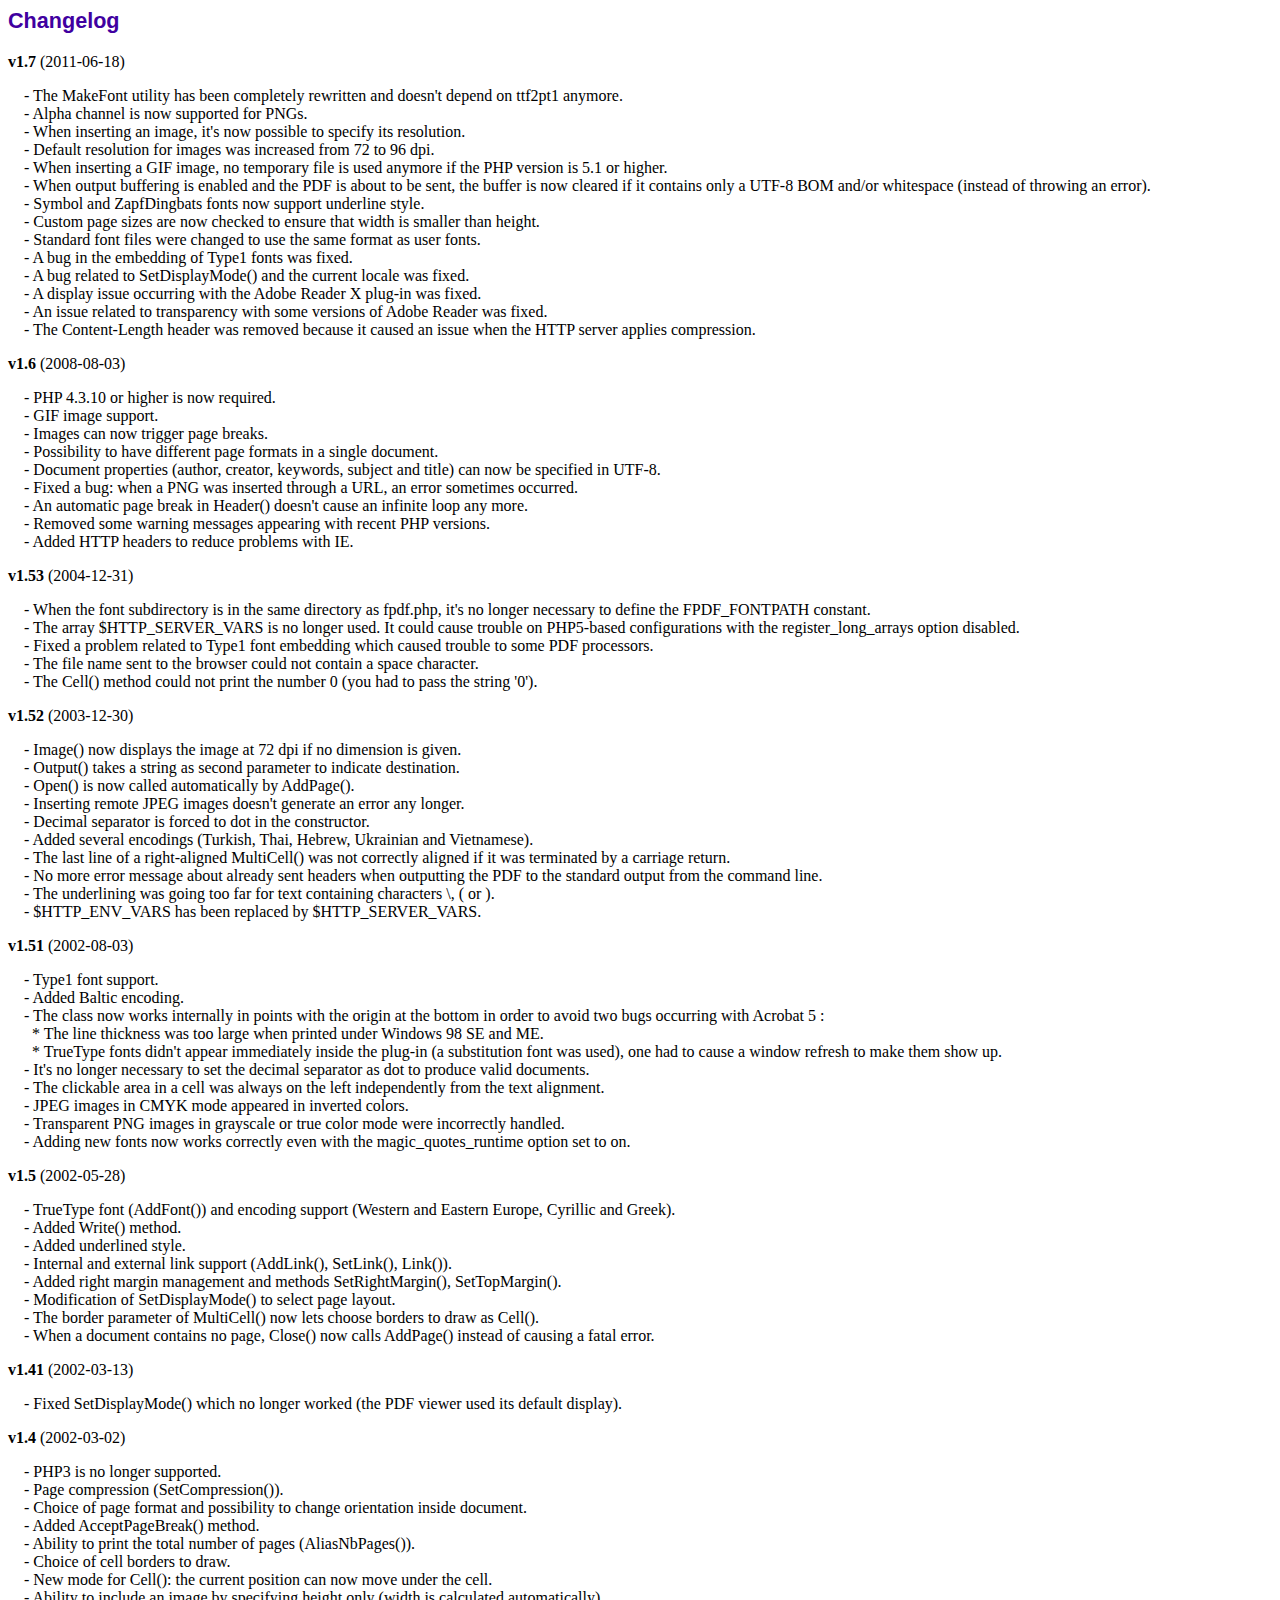
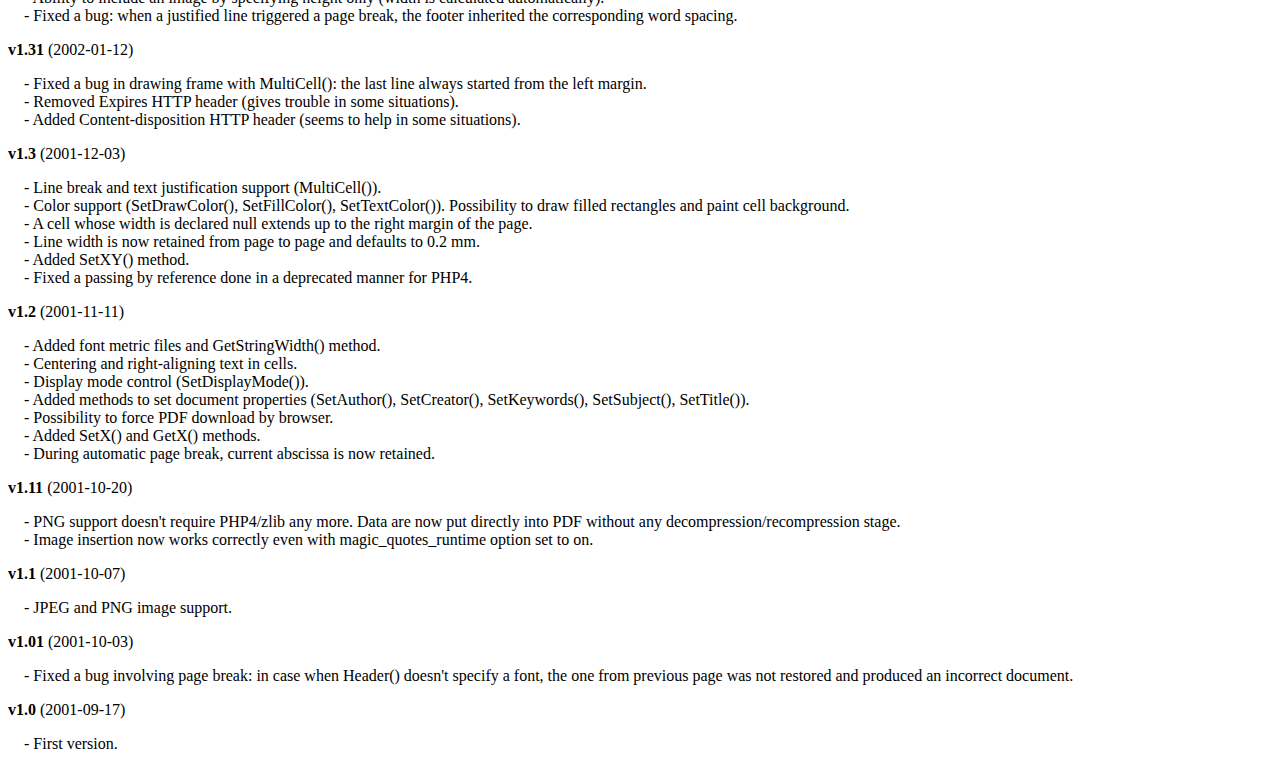
<file: fpdf/changelog.htm>
<!DOCTYPE html PUBLIC "-//W3C//DTD HTML 4.01 Transitional//EN">
<html>
<head>
<meta http-equiv="Content-Type" content="text/html; charset=ISO-8859-1">
<title>Changelog</title>
<link type="text/css" rel="stylesheet" href="fpdf.css">
<style type="text/css">
dd {margin:1em 0 1em 1em}
</style>
</head>
<body>
<h1>Changelog</h1>
<dl>
<dt><strong>v1.7</strong> (2011-06-18)</dt>
<dd>
- The MakeFont utility has been completely rewritten and doesn't depend on ttf2pt1 anymore.<br>
- Alpha channel is now supported for PNGs.<br>
- When inserting an image, it's now possible to specify its resolution.<br>
- Default resolution for images was increased from 72 to 96 dpi.<br>
- When inserting a GIF image, no temporary file is used anymore if the PHP version is 5.1 or higher.<br>
- When output buffering is enabled and the PDF is about to be sent, the buffer is now cleared if it contains only a UTF-8 BOM and/or whitespace (instead of throwing an error).<br>
- Symbol and ZapfDingbats fonts now support underline style.<br>
- Custom page sizes are now checked to ensure that width is smaller than height.<br>
- Standard font files were changed to use the same format as user fonts.<br>
- A bug in the embedding of Type1 fonts was fixed.<br>
- A bug related to SetDisplayMode() and the current locale was fixed.<br>
- A display issue occurring with the Adobe Reader X plug-in was fixed.<br>
- An issue related to transparency with some versions of Adobe Reader was fixed.<br>
- The Content-Length header was removed because it caused an issue when the HTTP server applies compression.<br>
</dd>
<dt><strong>v1.6</strong> (2008-08-03)</dt>
<dd>
- PHP 4.3.10 or higher is now required.<br>
- GIF image support.<br>
- Images can now trigger page breaks.<br>
- Possibility to have different page formats in a single document.<br>
- Document properties (author, creator, keywords, subject and title) can now be specified in UTF-8.<br>
- Fixed a bug: when a PNG was inserted through a URL, an error sometimes occurred.<br>
- An automatic page break in Header() doesn't cause an infinite loop any more.<br>
- Removed some warning messages appearing with recent PHP versions.<br>
- Added HTTP headers to reduce problems with IE.<br>
</dd>
<dt><strong>v1.53</strong> (2004-12-31)</dt>
<dd>
- When the font subdirectory is in the same directory as fpdf.php, it's no longer necessary to define the FPDF_FONTPATH constant.<br>
- The array $HTTP_SERVER_VARS is no longer used. It could cause trouble on PHP5-based configurations with the register_long_arrays option disabled.<br>
- Fixed a problem related to Type1 font embedding which caused trouble to some PDF processors.<br>
- The file name sent to the browser could not contain a space character.<br>
- The Cell() method could not print the number 0 (you had to pass the string '0').<br>
</dd>
<dt><strong>v1.52</strong> (2003-12-30)</dt>
<dd>
- Image() now displays the image at 72 dpi if no dimension is given.<br>
- Output() takes a string as second parameter to indicate destination.<br>
- Open() is now called automatically by AddPage().<br>
- Inserting remote JPEG images doesn't generate an error any longer.<br>
- Decimal separator is forced to dot in the constructor.<br>
- Added several encodings (Turkish, Thai, Hebrew, Ukrainian and Vietnamese).<br>
- The last line of a right-aligned MultiCell() was not correctly aligned if it was terminated by a carriage return.<br>
- No more error message about already sent headers when outputting the PDF to the standard output from the command line.<br>
- The underlining was going too far for text containing characters \, ( or ).<br>
- $HTTP_ENV_VARS has been replaced by $HTTP_SERVER_VARS.<br>
</dd>
<dt><strong>v1.51</strong> (2002-08-03)</dt>
<dd>
- Type1 font support.<br>
- Added Baltic encoding.<br>
- The class now works internally in points with the origin at the bottom in order to avoid two bugs occurring with Acrobat 5 :<br>&nbsp;&nbsp;* The line thickness was too large when printed under Windows 98 SE and ME.<br>&nbsp;&nbsp;* TrueType fonts didn't appear immediately inside the plug-in (a substitution font was used), one had to cause a window refresh to make them show up.<br>
- It's no longer necessary to set the decimal separator as dot to produce valid documents.<br>
- The clickable area in a cell was always on the left independently from the text alignment.<br>
- JPEG images in CMYK mode appeared in inverted colors.<br>
- Transparent PNG images in grayscale or true color mode were incorrectly handled.<br>
- Adding new fonts now works correctly even with the magic_quotes_runtime option set to on.<br>
</dd>
<dt><strong>v1.5</strong> (2002-05-28)</dt>
<dd>
- TrueType font (AddFont()) and encoding support (Western and Eastern Europe, Cyrillic and Greek).<br>
- Added Write() method.<br>
- Added underlined style.<br>
- Internal and external link support (AddLink(), SetLink(), Link()).<br>
- Added right margin management and methods SetRightMargin(), SetTopMargin().<br>
- Modification of SetDisplayMode() to select page layout.<br>
- The border parameter of MultiCell() now lets choose borders to draw as Cell().<br>
- When a document contains no page, Close() now calls AddPage() instead of causing a fatal error.<br>
</dd>
<dt><strong>v1.41</strong> (2002-03-13)</dt>
<dd>
- Fixed SetDisplayMode() which no longer worked (the PDF viewer used its default display).<br>
</dd>
<dt><strong>v1.4</strong> (2002-03-02)</dt>
<dd>
- PHP3 is no longer supported.<br>
- Page compression (SetCompression()).<br>
- Choice of page format and possibility to change orientation inside document.<br>
- Added AcceptPageBreak() method.<br>
- Ability to print the total number of pages (AliasNbPages()).<br>
- Choice of cell borders to draw.<br>
- New mode for Cell(): the current position can now move under the cell.<br>
- Ability to include an image by specifying height only (width is calculated automatically).<br>
- Fixed a bug: when a justified line triggered a page break, the footer inherited the corresponding word spacing.<br>
</dd>
<dt><strong>v1.31</strong> (2002-01-12)</dt>
<dd>
- Fixed a bug in drawing frame with MultiCell(): the last line always started from the left margin.<br>
- Removed Expires HTTP header (gives trouble in some situations).<br>
- Added Content-disposition HTTP header (seems to help in some situations).<br>
</dd>
<dt><strong>v1.3</strong> (2001-12-03)</dt>
<dd>
- Line break and text justification support (MultiCell()).<br>
- Color support (SetDrawColor(), SetFillColor(), SetTextColor()). Possibility to draw filled rectangles and paint cell background.<br>
- A cell whose width is declared null extends up to the right margin of the page.<br>
- Line width is now retained from page to page and defaults to 0.2 mm.<br>
- Added SetXY() method.<br>
- Fixed a passing by reference done in a deprecated manner for PHP4.<br>
</dd>
<dt><strong>v1.2</strong> (2001-11-11)</dt>
<dd>
- Added font metric files and GetStringWidth() method.<br>
- Centering and right-aligning text in cells.<br>
- Display mode control (SetDisplayMode()).<br>
- Added methods to set document properties (SetAuthor(), SetCreator(), SetKeywords(), SetSubject(), SetTitle()).<br>
- Possibility to force PDF download by browser.<br>
- Added SetX() and GetX() methods.<br>
- During automatic page break, current abscissa is now retained.<br>
</dd>
<dt><strong>v1.11</strong> (2001-10-20)</dt>
<dd>
- PNG support doesn't require PHP4/zlib any more. Data are now put directly into PDF without any decompression/recompression stage.<br>
- Image insertion now works correctly even with magic_quotes_runtime option set to on.<br>
</dd>
<dt><strong>v1.1</strong> (2001-10-07)</dt>
<dd>
- JPEG and PNG image support.<br>
</dd>
<dt><strong>v1.01</strong> (2001-10-03)</dt>
<dd>
- Fixed a bug involving page break: in case when Header() doesn't specify a font, the one from previous page was not restored and produced an incorrect document.<br>
</dd>
<dt><strong>v1.0</strong> (2001-09-17)</dt>
<dd>
- First version.<br>
</dd>
</dl>
</body>
</html>
</file>
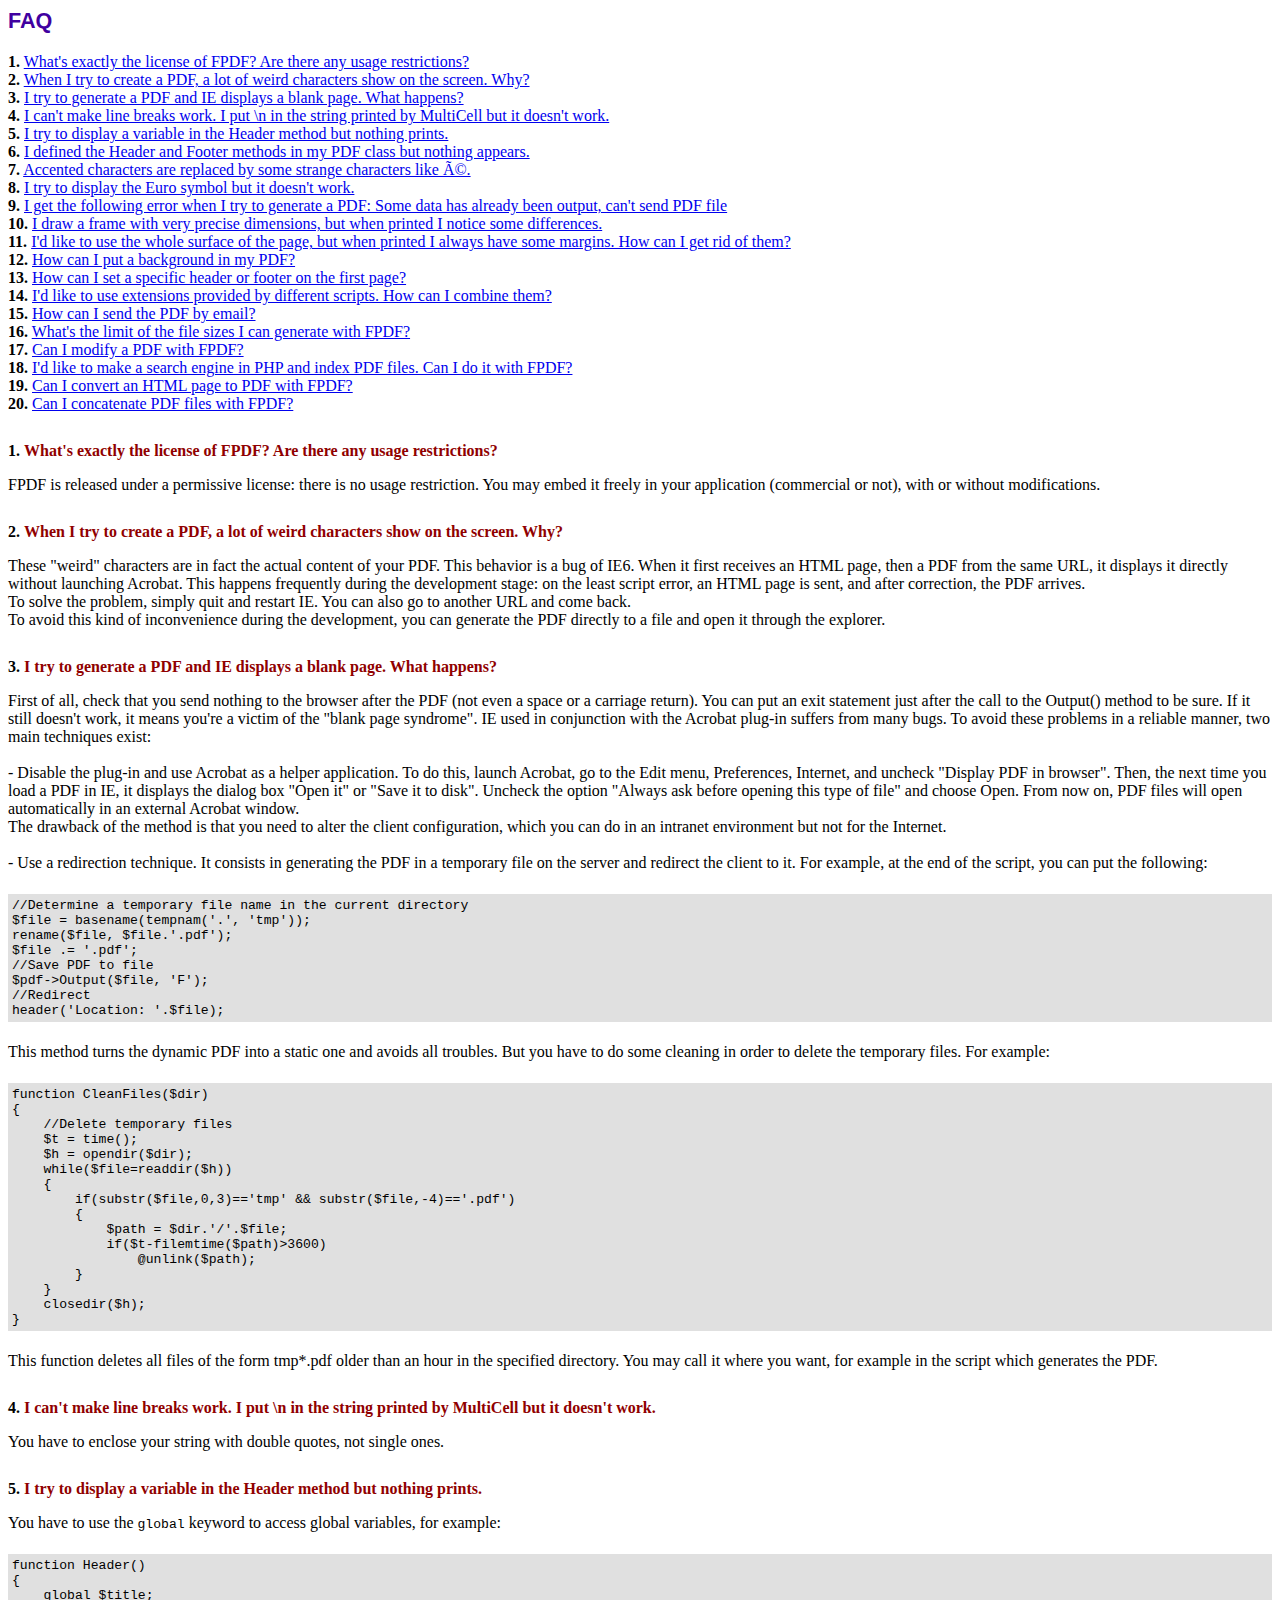
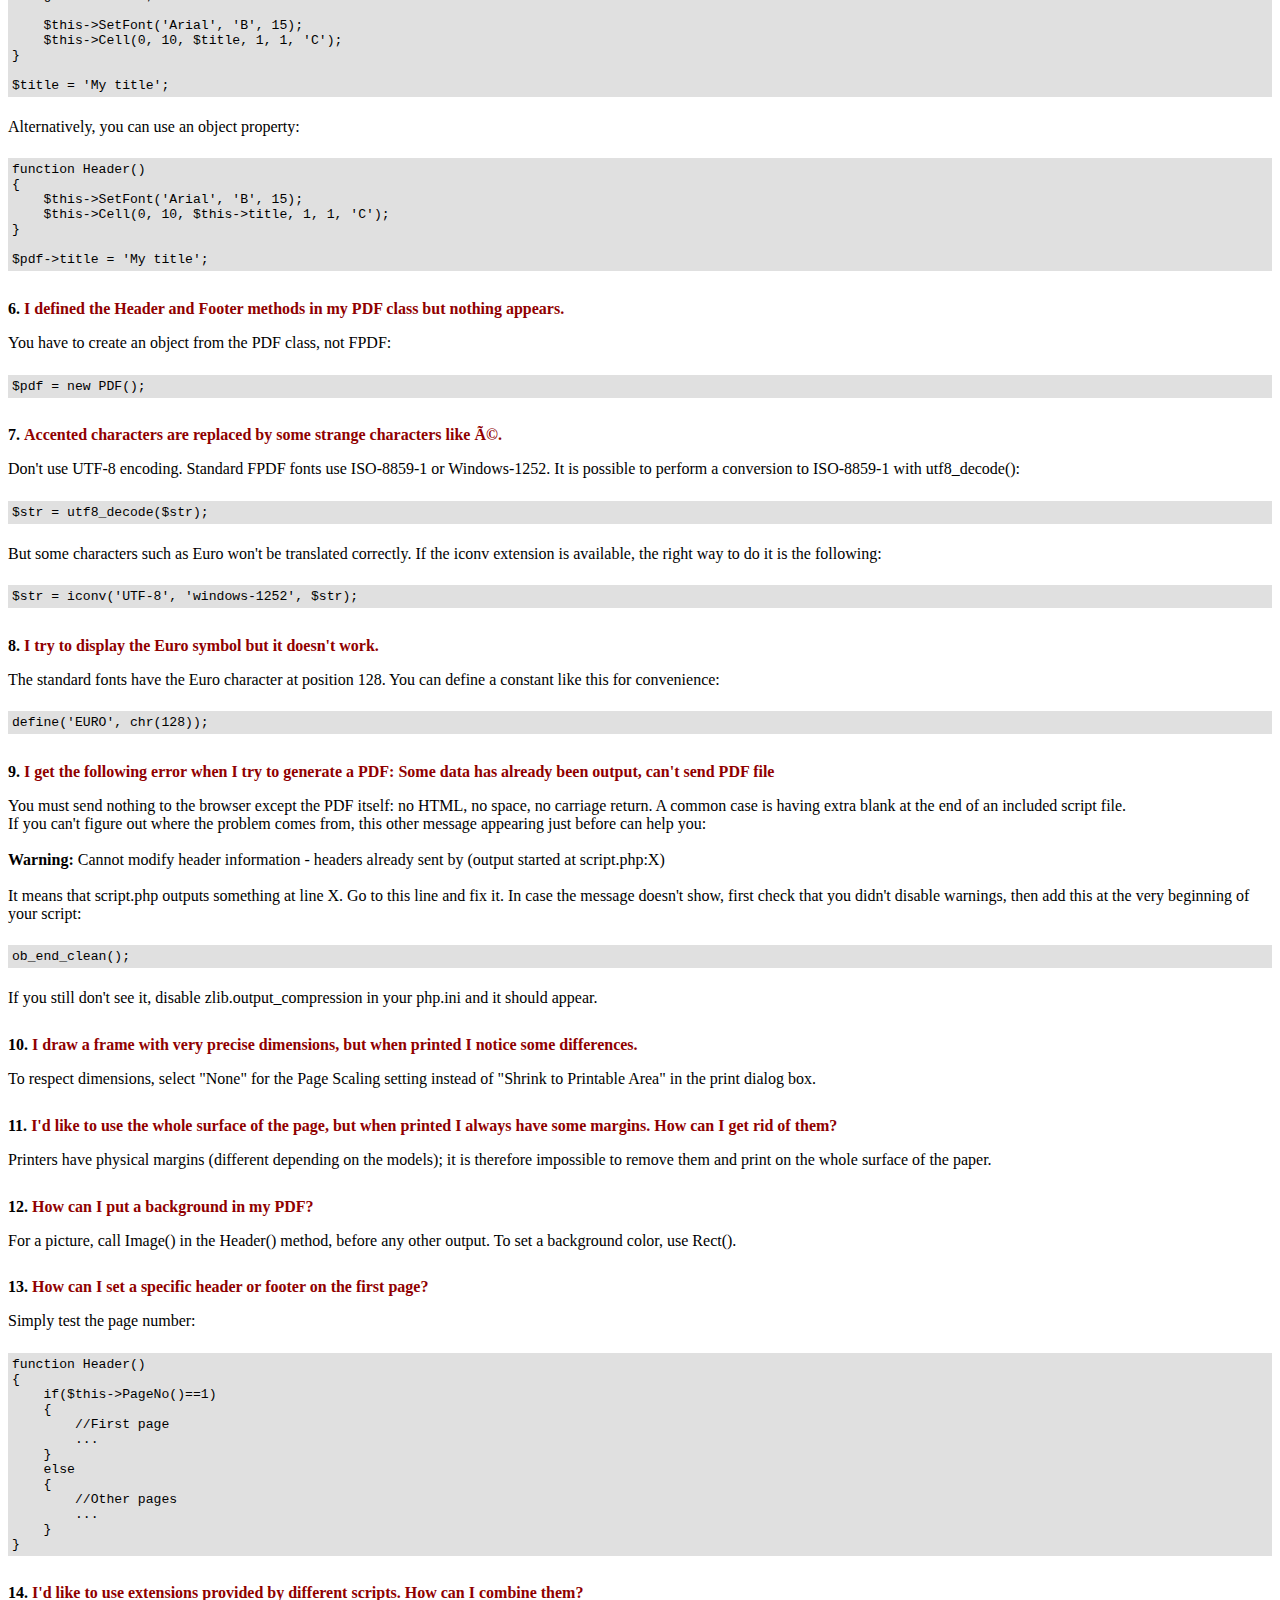
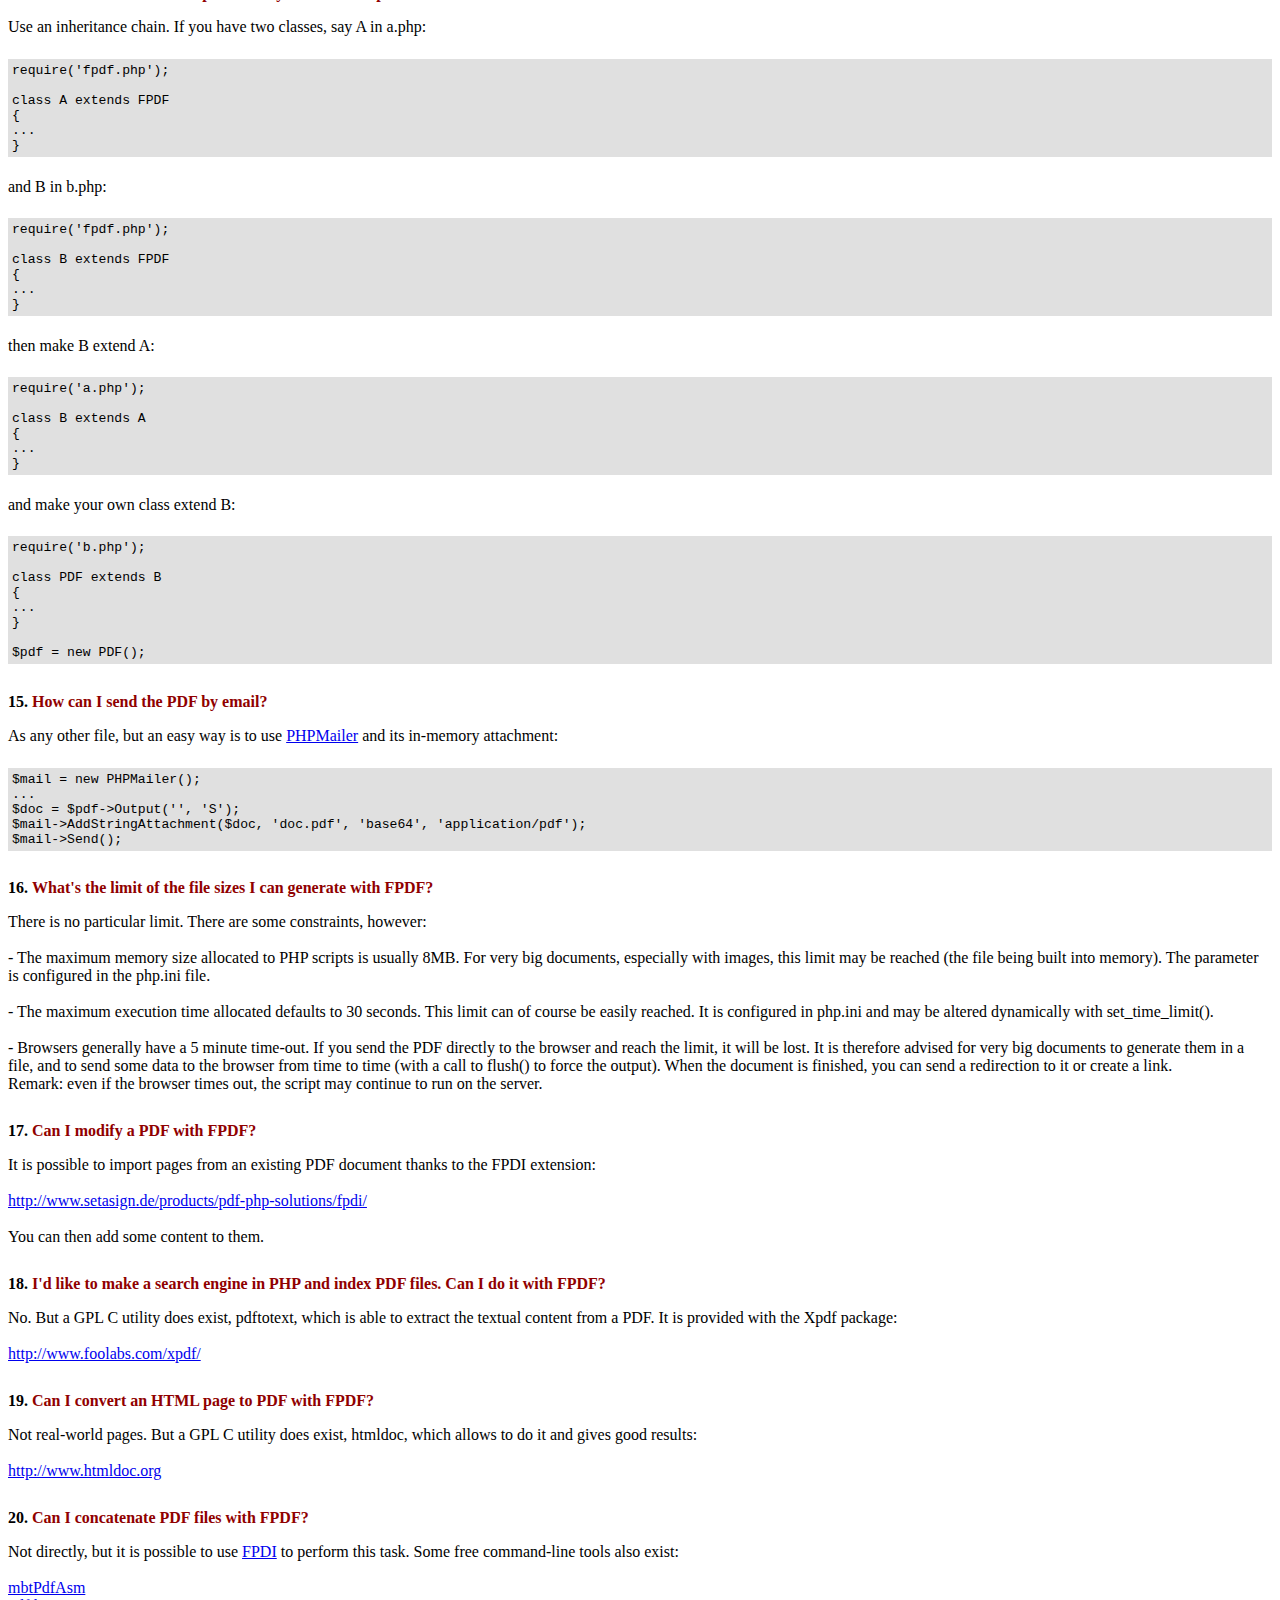
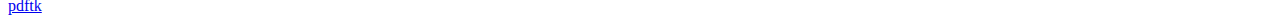
<file: fpdf/FAQ.htm>
<!DOCTYPE html PUBLIC "-//W3C//DTD HTML 4.01 Transitional//EN">
<html>
<head>
<meta http-equiv="Content-Type" content="text/html; charset=ISO-8859-1">
<title>FAQ</title>
<link type="text/css" rel="stylesheet" href="fpdf.css">
<style type="text/css">
ul {list-style-type:none; margin:0; padding:0}
ul#answers li {margin-top:1.8em}
.question {font-weight:bold; color:#900000}
</style>
</head>
<body>
<h1>FAQ</h1>
<ul>
<li><b>1.</b> <a href='#q1'>What's exactly the license of FPDF? Are there any usage restrictions?</a></li>
<li><b>2.</b> <a href='#q2'>When I try to create a PDF, a lot of weird characters show on the screen. Why?</a></li>
<li><b>3.</b> <a href='#q3'>I try to generate a PDF and IE displays a blank page. What happens?</a></li>
<li><b>4.</b> <a href='#q4'>I can't make line breaks work. I put \n in the string printed by MultiCell but it doesn't work.</a></li>
<li><b>5.</b> <a href='#q5'>I try to display a variable in the Header method but nothing prints.</a></li>
<li><b>6.</b> <a href='#q6'>I defined the Header and Footer methods in my PDF class but nothing appears.</a></li>
<li><b>7.</b> <a href='#q7'>Accented characters are replaced by some strange characters like é.</a></li>
<li><b>8.</b> <a href='#q8'>I try to display the Euro symbol but it doesn't work.</a></li>
<li><b>9.</b> <a href='#q9'>I get the following error when I try to generate a PDF: Some data has already been output, can't send PDF file</a></li>
<li><b>10.</b> <a href='#q10'>I draw a frame with very precise dimensions, but when printed I notice some differences.</a></li>
<li><b>11.</b> <a href='#q11'>I'd like to use the whole surface of the page, but when printed I always have some margins. How can I get rid of them?</a></li>
<li><b>12.</b> <a href='#q12'>How can I put a background in my PDF?</a></li>
<li><b>13.</b> <a href='#q13'>How can I set a specific header or footer on the first page?</a></li>
<li><b>14.</b> <a href='#q14'>I'd like to use extensions provided by different scripts. How can I combine them?</a></li>
<li><b>15.</b> <a href='#q15'>How can I send the PDF by email?</a></li>
<li><b>16.</b> <a href='#q16'>What's the limit of the file sizes I can generate with FPDF?</a></li>
<li><b>17.</b> <a href='#q17'>Can I modify a PDF with FPDF?</a></li>
<li><b>18.</b> <a href='#q18'>I'd like to make a search engine in PHP and index PDF files. Can I do it with FPDF?</a></li>
<li><b>19.</b> <a href='#q19'>Can I convert an HTML page to PDF with FPDF?</a></li>
<li><b>20.</b> <a href='#q20'>Can I concatenate PDF files with FPDF?</a></li>
</ul>

<ul id='answers'>
<li id='q1'>
<p><b>1.</b> <span class='question'>What's exactly the license of FPDF? Are there any usage restrictions?</span></p>
FPDF is released under a permissive license: there is no usage restriction. You may embed it
freely in your application (commercial or not), with or without modifications.
</li>

<li id='q2'>
<p><b>2.</b> <span class='question'>When I try to create a PDF, a lot of weird characters show on the screen. Why?</span></p>
These "weird" characters are in fact the actual content of your PDF. This behavior is a bug of
IE6. When it first receives an HTML page, then a PDF from the same URL, it displays it directly
without launching Acrobat. This happens frequently during the development stage: on the least
script error, an HTML page is sent, and after correction, the PDF arrives.
<br>
To solve the problem, simply quit and restart IE. You can also go to another URL and come
back.
<br>
To avoid this kind of inconvenience during the development, you can generate the PDF directly
to a file and open it through the explorer.
</li>

<li id='q3'>
<p><b>3.</b> <span class='question'>I try to generate a PDF and IE displays a blank page. What happens?</span></p>
First of all, check that you send nothing to the browser after the PDF (not even a space or a
carriage return). You can put an exit statement just after the call to the Output() method to
be sure. If it still doesn't work, it means you're a victim of the "blank page syndrome". IE
used in conjunction with the Acrobat plug-in suffers from many bugs. To avoid these problems
in a reliable manner, two main techniques exist:
<br>
<br>
- Disable the plug-in and use Acrobat as a helper application. To do this, launch Acrobat, go
to the Edit menu, Preferences, Internet, and uncheck "Display PDF in browser". Then, the next
time you load a PDF in IE, it displays the dialog box "Open it" or "Save it to disk". Uncheck
the option "Always ask before opening this type of file" and choose Open. From now on, PDF files
will open automatically in an external Acrobat window.
<br>
The drawback of the method is that you need to alter the client configuration, which you can do
in an intranet environment but not for the Internet.
<br>
<br>
- Use a redirection technique. It consists in generating the PDF in a temporary file on the server
and redirect the client to it. For example, at the end of the script, you can put the following:
<div class="doc-source">
<pre><code>//Determine a temporary file name in the current directory
$file = basename(tempnam('.', 'tmp'));
rename($file, $file.'.pdf');
$file .= '.pdf';
//Save PDF to file
$pdf-&gt;Output($file, 'F');
//Redirect
header('Location: '.$file);</code></pre>
</div>
This method turns the dynamic PDF into a static one and avoids all troubles. But you have to do
some cleaning in order to delete the temporary files. For example:
<div class="doc-source">
<pre><code>function CleanFiles($dir)
{
    //Delete temporary files
    $t = time();
    $h = opendir($dir);
    while($file=readdir($h))
    {
        if(substr($file,0,3)=='tmp' &amp;&amp; substr($file,-4)=='.pdf')
        {
            $path = $dir.'/'.$file;
            if($t-filemtime($path)&gt;3600)
                @unlink($path);
        }
    }
    closedir($h);
}</code></pre>
</div>
This function deletes all files of the form tmp*.pdf older than an hour in the specified
directory. You may call it where you want, for example in the script which generates the PDF.
</li>

<li id='q4'>
<p><b>4.</b> <span class='question'>I can't make line breaks work. I put \n in the string printed by MultiCell but it doesn't work.</span></p>
You have to enclose your string with double quotes, not single ones.
</li>

<li id='q5'>
<p><b>5.</b> <span class='question'>I try to display a variable in the Header method but nothing prints.</span></p>
You have to use the <code>global</code> keyword to access global variables, for example:
<div class="doc-source">
<pre><code>function Header()
{
    global $title;

    $this-&gt;SetFont('Arial', 'B', 15);
    $this-&gt;Cell(0, 10, $title, 1, 1, 'C');
}

$title = 'My title';</code></pre>
</div>
Alternatively, you can use an object property:
<div class="doc-source">
<pre><code>function Header()
{
    $this-&gt;SetFont('Arial', 'B', 15);
    $this-&gt;Cell(0, 10, $this-&gt;title, 1, 1, 'C');
}

$pdf-&gt;title = 'My title';</code></pre>
</div>
</li>

<li id='q6'>
<p><b>6.</b> <span class='question'>I defined the Header and Footer methods in my PDF class but nothing appears.</span></p>
You have to create an object from the PDF class, not FPDF:
<div class="doc-source">
<pre><code>$pdf = new PDF();</code></pre>
</div>
</li>

<li id='q7'>
<p><b>7.</b> <span class='question'>Accented characters are replaced by some strange characters like é.</span></p>
Don't use UTF-8 encoding. Standard FPDF fonts use ISO-8859-1 or Windows-1252.
It is possible to perform a conversion to ISO-8859-1 with utf8_decode():
<div class="doc-source">
<pre><code>$str = utf8_decode($str);</code></pre>
</div>
But some characters such as Euro won't be translated correctly. If the iconv extension is available, the
right way to do it is the following:
<div class="doc-source">
<pre><code>$str = iconv('UTF-8', 'windows-1252', $str);</code></pre>
</div>
</li>

<li id='q8'>
<p><b>8.</b> <span class='question'>I try to display the Euro symbol but it doesn't work.</span></p>
The standard fonts have the Euro character at position 128. You can define a constant like this
for convenience:
<div class="doc-source">
<pre><code>define('EURO', chr(128));</code></pre>
</div>
</li>

<li id='q9'>
<p><b>9.</b> <span class='question'>I get the following error when I try to generate a PDF: Some data has already been output, can't send PDF file</span></p>
You must send nothing to the browser except the PDF itself: no HTML, no space, no carriage return. A common
case is having extra blank at the end of an included script file.<br>
If you can't figure out where the problem comes from, this other message appearing just before can help you:<br>
<br>
<b>Warning:</b> Cannot modify header information - headers already sent by (output started at script.php:X)<br>
<br>
It means that script.php outputs something at line X. Go to this line and fix it.
In case the message doesn't show, first check that you didn't disable warnings, then add this at the very
beginning of your script:
<div class="doc-source">
<pre><code>ob_end_clean();</code></pre>
</div>
If you still don't see it, disable zlib.output_compression in your php.ini and it should appear.
</li>

<li id='q10'>
<p><b>10.</b> <span class='question'>I draw a frame with very precise dimensions, but when printed I notice some differences.</span></p>
To respect dimensions, select "None" for the Page Scaling setting instead of "Shrink to Printable Area" in the print dialog box.
</li>

<li id='q11'>
<p><b>11.</b> <span class='question'>I'd like to use the whole surface of the page, but when printed I always have some margins. How can I get rid of them?</span></p>
Printers have physical margins (different depending on the models); it is therefore impossible to remove
them and print on the whole surface of the paper.
</li>

<li id='q12'>
<p><b>12.</b> <span class='question'>How can I put a background in my PDF?</span></p>
For a picture, call Image() in the Header() method, before any other output. To set a background color, use Rect().
</li>

<li id='q13'>
<p><b>13.</b> <span class='question'>How can I set a specific header or footer on the first page?</span></p>
Simply test the page number:
<div class="doc-source">
<pre><code>function Header()
{
    if($this-&gt;PageNo()==1)
    {
        //First page
        ...
    }
    else
    {
        //Other pages
        ...
    }
}</code></pre>
</div>
</li>

<li id='q14'>
<p><b>14.</b> <span class='question'>I'd like to use extensions provided by different scripts. How can I combine them?</span></p>
Use an inheritance chain. If you have two classes, say A in a.php:
<div class="doc-source">
<pre><code>require('fpdf.php');

class A extends FPDF
{
...
}</code></pre>
</div>
and B in b.php:
<div class="doc-source">
<pre><code>require('fpdf.php');

class B extends FPDF
{
...
}</code></pre>
</div>
then make B extend A:
<div class="doc-source">
<pre><code>require('a.php');

class B extends A
{
...
}</code></pre>
</div>
and make your own class extend B:
<div class="doc-source">
<pre><code>require('b.php');

class PDF extends B
{
...
}

$pdf = new PDF();</code></pre>
</div>
</li>

<li id='q15'>
<p><b>15.</b> <span class='question'>How can I send the PDF by email?</span></p>
As any other file, but an easy way is to use <a href="http://phpmailer.codeworxtech.com">PHPMailer</a> and
its in-memory attachment:
<div class="doc-source">
<pre><code>$mail = new PHPMailer();
...
$doc = $pdf-&gt;Output('', 'S');
$mail-&gt;AddStringAttachment($doc, 'doc.pdf', 'base64', 'application/pdf');
$mail-&gt;Send();</code></pre>
</div>
</li>

<li id='q16'>
<p><b>16.</b> <span class='question'>What's the limit of the file sizes I can generate with FPDF?</span></p>
There is no particular limit. There are some constraints, however:
<br>
<br>
- The maximum memory size allocated to PHP scripts is usually 8MB. For very big documents,
especially with images, this limit may be reached (the file being built into memory). The
parameter is configured in the php.ini file.
<br>
<br>
- The maximum execution time allocated defaults to 30 seconds. This limit can of course be easily
reached. It is configured in php.ini and may be altered dynamically with set_time_limit().
<br>
<br>
- Browsers generally have a 5 minute time-out. If you send the PDF directly to the browser and
reach the limit, it will be lost. It is therefore advised for very big documents to
generate them in a file, and to send some data to the browser from time to time (with a call
to flush() to force the output). When the document is finished, you can send a redirection to
it or create a link.
<br>
Remark: even if the browser times out, the script may continue to run on the server.
</li>

<li id='q17'>
<p><b>17.</b> <span class='question'>Can I modify a PDF with FPDF?</span></p>
It is possible to import pages from an existing PDF document thanks to the FPDI extension:<br>
<br>
<a href="http://www.setasign.de/products/pdf-php-solutions/fpdi/" target="_blank">http://www.setasign.de/products/pdf-php-solutions/fpdi/</a><br>
<br>
You can then add some content to them.
</li>

<li id='q18'>
<p><b>18.</b> <span class='question'>I'd like to make a search engine in PHP and index PDF files. Can I do it with FPDF?</span></p>
No. But a GPL C utility does exist, pdftotext, which is able to extract the textual content from
a PDF. It is provided with the Xpdf package:<br>
<br>
<a href="http://www.foolabs.com/xpdf/" target="_blank">http://www.foolabs.com/xpdf/</a>
</li>

<li id='q19'>
<p><b>19.</b> <span class='question'>Can I convert an HTML page to PDF with FPDF?</span></p>
Not real-world pages. But a GPL C utility does exist, htmldoc, which allows to do it and gives good results:<br>
<br>
<a href="http://www.htmldoc.org" target="_blank">http://www.htmldoc.org</a>
</li>

<li id='q20'>
<p><b>20.</b> <span class='question'>Can I concatenate PDF files with FPDF?</span></p>
Not directly, but it is possible to use <a href="http://www.setasign.de/products/pdf-php-solutions/fpdi/demos/concatenate-fake/" target="_blank">FPDI</a>
to perform this task. Some free command-line tools also exist:<br>
<br>
<a href="http://thierry.schmit.free.fr/spip/spip.php?article15&amp;lang=en" target="_blank">mbtPdfAsm</a><br>
<a href="http://www.accesspdf.com/pdftk/" target="_blank">pdftk</a>
</li>
</ul>
</body>
</html>
</file>
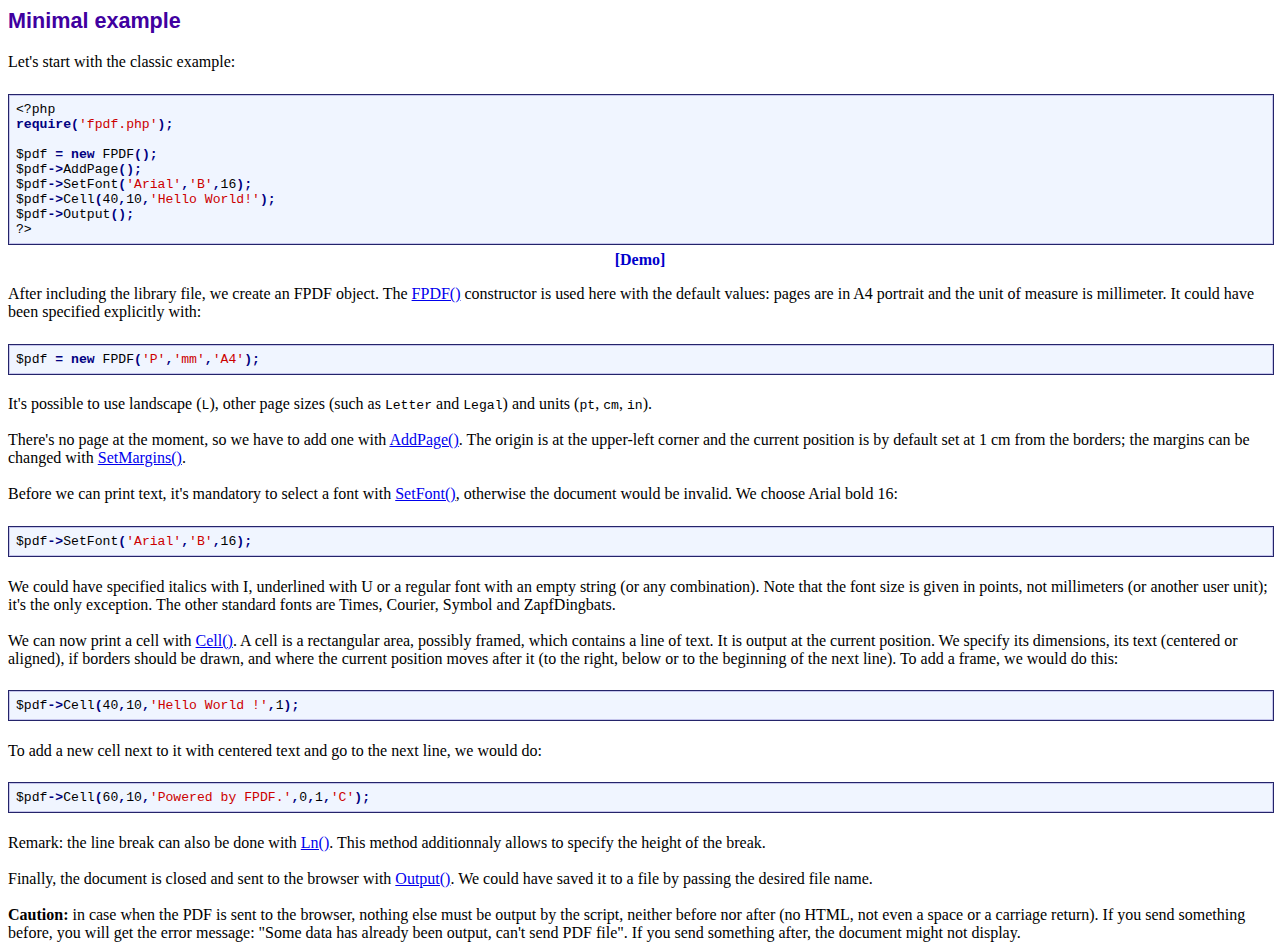
<file: fpdf/tutorial/tuto1.htm>
<!DOCTYPE html PUBLIC "-//W3C//DTD HTML 4.01 Transitional//EN">
<html>
<head>
<meta http-equiv="Content-Type" content="text/html; charset=ISO-8859-1">
<title>Minimal example</title>
<link type="text/css" rel="stylesheet" href="../fpdf.css">
</head>
<body>
<h1>Minimal example</h1>
Let's start with the classic example:
<div class="source">
<pre><code>&lt;?php
<span class="kw">require(</span><span class="str">'fpdf.php'</span><span class="kw">);

</span>$pdf <span class="kw">= new </span>FPDF<span class="kw">();
</span>$pdf<span class="kw">-&gt;</span>AddPage<span class="kw">();
</span>$pdf<span class="kw">-&gt;</span>SetFont<span class="kw">(</span><span class="str">'Arial'</span><span class="kw">,</span><span class="str">'B'</span><span class="kw">,</span>16<span class="kw">);
</span>$pdf<span class="kw">-&gt;</span>Cell<span class="kw">(</span>40<span class="kw">,</span>10<span class="kw">,</span><span class="str">'Hello World!'</span><span class="kw">);
</span>$pdf<span class="kw">-&gt;</span>Output<span class="kw">();
</span>?&gt;</code></pre>
</div>
<p class='demo'><a href='tuto1.php' target='_blank' class='demo'>[Demo]</a></p>
After including the library file, we create an FPDF object.
The <a href='../doc/fpdf.htm'>FPDF()</a> constructor is used here with the default values: pages are in A4 portrait and
the unit of measure is millimeter. It could have been specified explicitly with:
<div class="source">
<pre><code>$pdf <span class="kw">= new </span>FPDF<span class="kw">(</span><span class="str">'P'</span><span class="kw">,</span><span class="str">'mm'</span><span class="kw">,</span><span class="str">'A4'</span><span class="kw">);
</span></code></pre>
</div>
It's possible to use landscape (<code>L</code>), other page sizes (such as <code>Letter</code> and
<code>Legal</code>) and units (<code>pt</code>, <code>cm</code>, <code>in</code>).
<br>
<br>
There's no page at the moment, so we have to add one with <a href='../doc/addpage.htm'>AddPage()</a>. The origin
is at the upper-left corner and the current position is by default set at 1 cm from the
borders; the margins can be changed with <a href='../doc/setmargins.htm'>SetMargins()</a>.
<br>
<br>
Before we can print text, it's mandatory to select a font with <a href='../doc/setfont.htm'>SetFont()</a>, otherwise the
document would be invalid. We choose Arial bold 16:
<div class="source">
<pre><code>$pdf<span class="kw">-&gt;</span>SetFont<span class="kw">(</span><span class="str">'Arial'</span><span class="kw">,</span><span class="str">'B'</span><span class="kw">,</span>16<span class="kw">);
</span></code></pre>
</div>
We could have specified italics with I, underlined with U or a regular font with an empty string
(or any combination). Note that the font size is given in points, not millimeters (or another user
unit); it's the only exception. The other standard fonts are Times, Courier, Symbol and ZapfDingbats.
<br>
<br>
We can now print a cell with <a href='../doc/cell.htm'>Cell()</a>. A cell is a rectangular area, possibly framed,
which contains a line of text. It is output at the current position. We specify its dimensions,
its text (centered or aligned), if borders should be drawn, and where the current position
moves after it (to the right, below or to the beginning of the next line). To add a frame, we would do this:
<div class="source">
<pre><code>$pdf<span class="kw">-&gt;</span>Cell<span class="kw">(</span>40<span class="kw">,</span>10<span class="kw">,</span><span class="str">'Hello World !'</span><span class="kw">,</span>1<span class="kw">);
</span></code></pre>
</div>
To add a new cell next to it with centered text and go to the next line, we would do:
<div class="source">
<pre><code>$pdf<span class="kw">-&gt;</span>Cell<span class="kw">(</span>60<span class="kw">,</span>10<span class="kw">,</span><span class="str">'Powered by FPDF.'</span><span class="kw">,</span>0<span class="kw">,</span>1<span class="kw">,</span><span class="str">'C'</span><span class="kw">);
</span></code></pre>
</div>
Remark: the line break can also be done with <a href='../doc/ln.htm'>Ln()</a>. This method additionnaly allows to specify
the height of the break.
<br>
<br>
Finally, the document is closed and sent to the browser with <a href='../doc/output.htm'>Output()</a>. We could have saved
it to a file by passing the desired file name.
<br>
<br>
<strong>Caution:</strong> in case when the PDF is sent to the browser, nothing else must be output by the
script, neither before nor after (no HTML, not even a space or a carriage return). If you send something
before, you will get the error message: "Some data has already been output, can't send PDF file". If you
send something after, the document might not display.
</body>
</html>
</file>
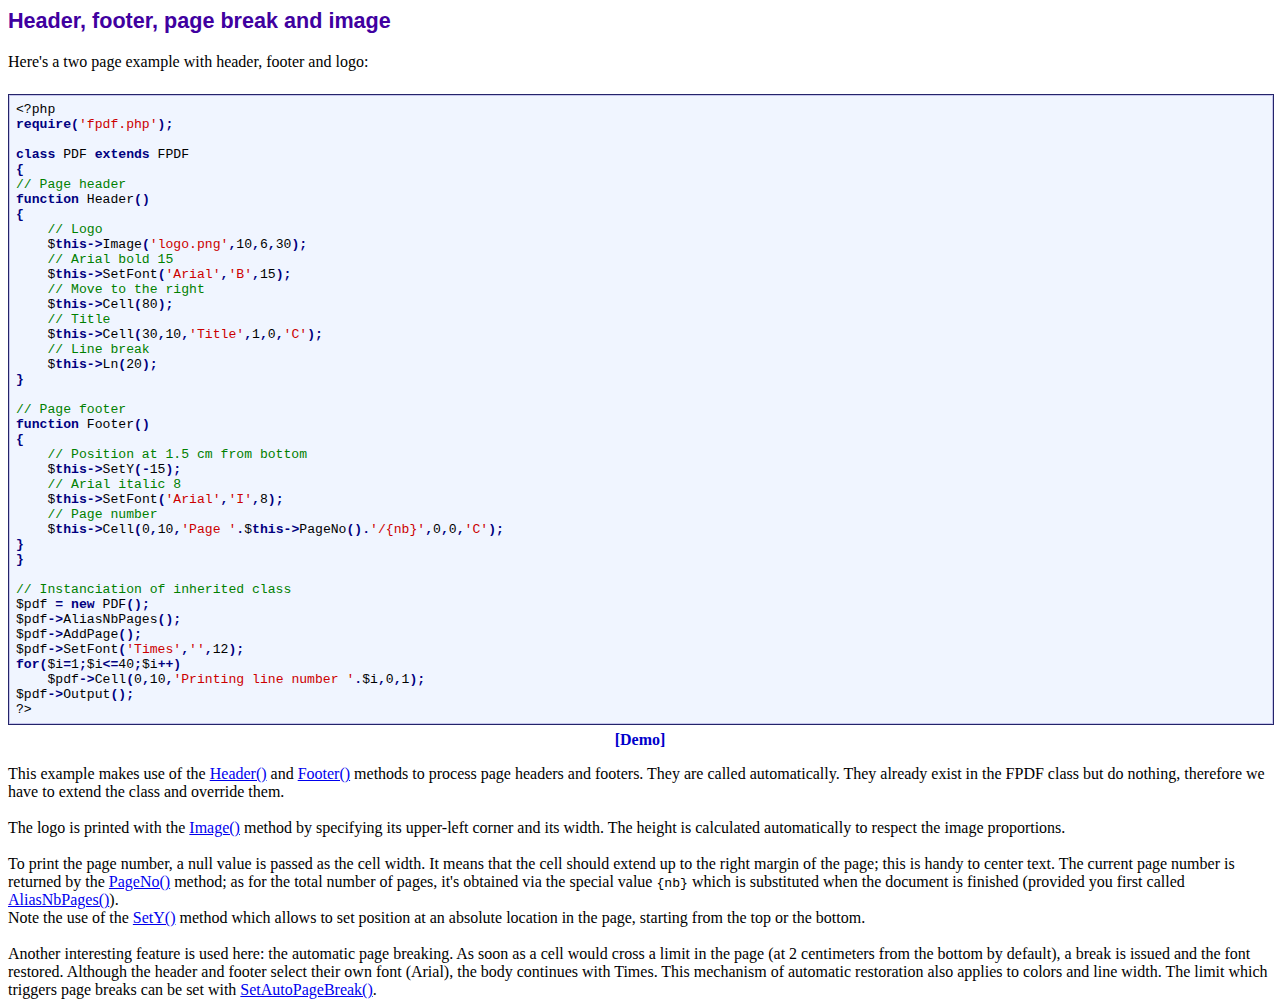
<file: fpdf/tutorial/tuto2.htm>
<!DOCTYPE html PUBLIC "-//W3C//DTD HTML 4.01 Transitional//EN">
<html>
<head>
<meta http-equiv="Content-Type" content="text/html; charset=ISO-8859-1">
<title>Header, footer, page break and image</title>
<link type="text/css" rel="stylesheet" href="../fpdf.css">
</head>
<body>
<h1>Header, footer, page break and image</h1>
Here's a two page example with header, footer and logo:
<div class="source">
<pre><code>&lt;?php
<span class="kw">require(</span><span class="str">'fpdf.php'</span><span class="kw">);

class </span>PDF <span class="kw">extends </span>FPDF
<span class="kw">{
</span><span class="cmt">// Page header
</span><span class="kw">function </span>Header<span class="kw">()
{
    </span><span class="cmt">// Logo
    </span>$<span class="kw">this-&gt;</span>Image<span class="kw">(</span><span class="str">'logo.png'</span><span class="kw">,</span>10<span class="kw">,</span>6<span class="kw">,</span>30<span class="kw">);
    </span><span class="cmt">// Arial bold 15
    </span>$<span class="kw">this-&gt;</span>SetFont<span class="kw">(</span><span class="str">'Arial'</span><span class="kw">,</span><span class="str">'B'</span><span class="kw">,</span>15<span class="kw">);
    </span><span class="cmt">// Move to the right
    </span>$<span class="kw">this-&gt;</span>Cell<span class="kw">(</span>80<span class="kw">);
    </span><span class="cmt">// Title
    </span>$<span class="kw">this-&gt;</span>Cell<span class="kw">(</span>30<span class="kw">,</span>10<span class="kw">,</span><span class="str">'Title'</span><span class="kw">,</span>1<span class="kw">,</span>0<span class="kw">,</span><span class="str">'C'</span><span class="kw">);
    </span><span class="cmt">// Line break
    </span>$<span class="kw">this-&gt;</span>Ln<span class="kw">(</span>20<span class="kw">);
}

</span><span class="cmt">// Page footer
</span><span class="kw">function </span>Footer<span class="kw">()
{
    </span><span class="cmt">// Position at 1.5 cm from bottom
    </span>$<span class="kw">this-&gt;</span>SetY<span class="kw">(-</span>15<span class="kw">);
    </span><span class="cmt">// Arial italic 8
    </span>$<span class="kw">this-&gt;</span>SetFont<span class="kw">(</span><span class="str">'Arial'</span><span class="kw">,</span><span class="str">'I'</span><span class="kw">,</span>8<span class="kw">);
    </span><span class="cmt">// Page number
    </span>$<span class="kw">this-&gt;</span>Cell<span class="kw">(</span>0<span class="kw">,</span>10<span class="kw">,</span><span class="str">'Page '</span><span class="kw">.</span>$<span class="kw">this-&gt;</span>PageNo<span class="kw">().</span><span class="str">'/{nb}'</span><span class="kw">,</span>0<span class="kw">,</span>0<span class="kw">,</span><span class="str">'C'</span><span class="kw">);
}
}

</span><span class="cmt">// Instanciation of inherited class
</span>$pdf <span class="kw">= new </span>PDF<span class="kw">();
</span>$pdf<span class="kw">-&gt;</span>AliasNbPages<span class="kw">();
</span>$pdf<span class="kw">-&gt;</span>AddPage<span class="kw">();
</span>$pdf<span class="kw">-&gt;</span>SetFont<span class="kw">(</span><span class="str">'Times'</span><span class="kw">,</span><span class="str">''</span><span class="kw">,</span>12<span class="kw">);
for(</span>$i<span class="kw">=</span>1<span class="kw">;</span>$i<span class="kw">&lt;=</span>40<span class="kw">;</span>$i<span class="kw">++)
    </span>$pdf<span class="kw">-&gt;</span>Cell<span class="kw">(</span>0<span class="kw">,</span>10<span class="kw">,</span><span class="str">'Printing line number '</span><span class="kw">.</span>$i<span class="kw">,</span>0<span class="kw">,</span>1<span class="kw">);
</span>$pdf<span class="kw">-&gt;</span>Output<span class="kw">();
</span>?&gt;</code></pre>
</div>
<p class='demo'><a href='tuto2.php' target='_blank' class='demo'>[Demo]</a></p>
This example makes use of the <a href='../doc/header.htm'>Header()</a> and <a href='../doc/footer.htm'>Footer()</a> methods to process page headers and
footers. They are called automatically. They already exist in the FPDF class but do nothing,
therefore we have to extend the class and override them.
<br>
<br>
The logo is printed with the <a href='../doc/image.htm'>Image()</a> method by specifying its upper-left corner and
its width. The height is calculated automatically to respect the image proportions.
<br>
<br>
To print the page number, a null value is passed as the cell width. It means that the cell
should extend up to the right margin of the page; this is handy to center text. The current page
number is returned by the <a href='../doc/pageno.htm'>PageNo()</a> method; as for the total number of pages, it's obtained
via the special value <code>{nb}</code> which is substituted when the document is finished
(provided you first called <a href='../doc/aliasnbpages.htm'>AliasNbPages()</a>).
<br>
Note the use of the <a href='../doc/sety.htm'>SetY()</a> method which allows to set position at an absolute location in
the page, starting from the top or the bottom.
<br>
<br>
Another interesting feature is used here: the automatic page breaking. As soon as a cell would
cross a limit in the page (at 2 centimeters from the bottom by default), a break is issued
and the font restored. Although the header and footer select their own font (Arial), the body
continues with Times. This mechanism of automatic restoration also applies to colors and line
width. The limit which triggers page breaks can be set with <a href='../doc/setautopagebreak.htm'>SetAutoPageBreak()</a>.
</body>
</html>
</file>
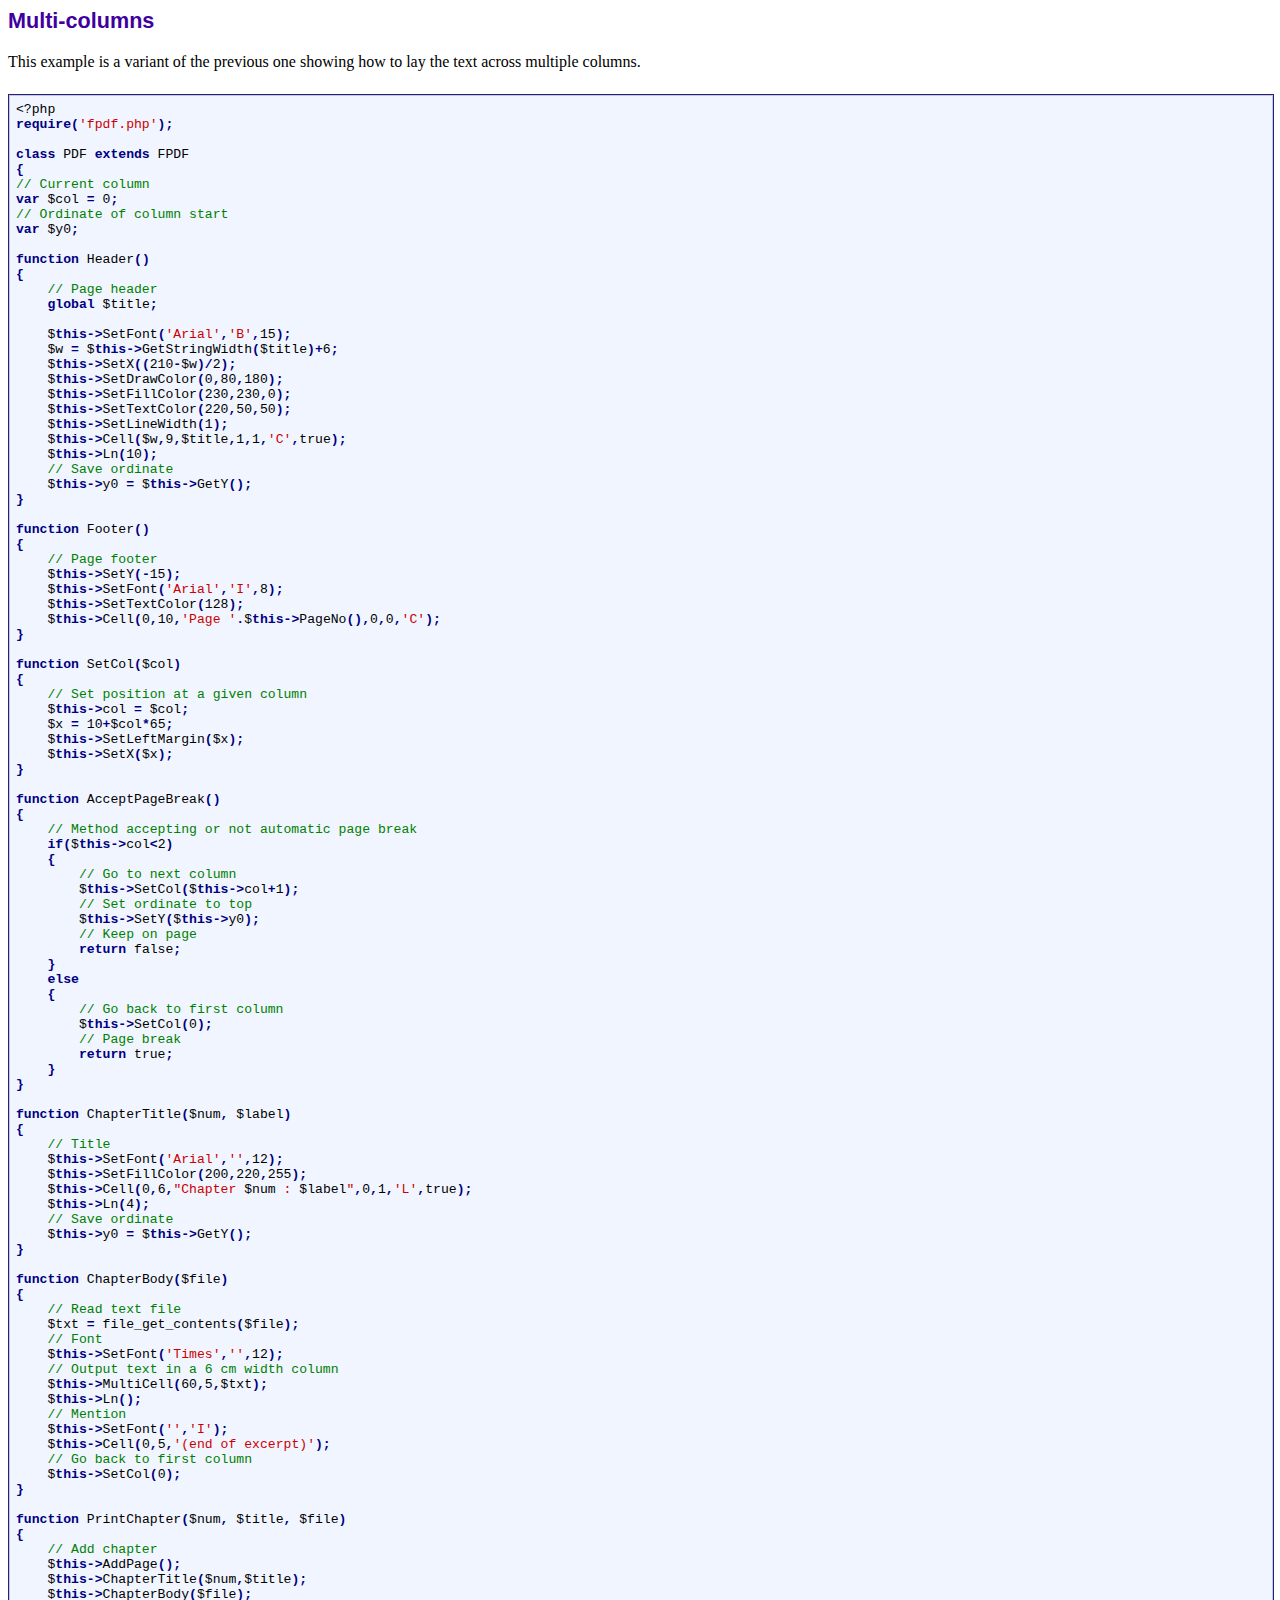
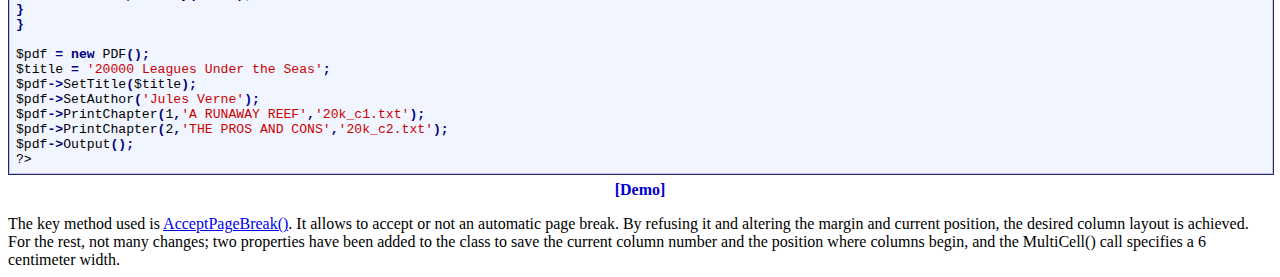
<file: fpdf/tutorial/tuto4.htm>
<!DOCTYPE html PUBLIC "-//W3C//DTD HTML 4.01 Transitional//EN">
<html>
<head>
<meta http-equiv="Content-Type" content="text/html; charset=ISO-8859-1">
<title>Multi-columns</title>
<link type="text/css" rel="stylesheet" href="../fpdf.css">
</head>
<body>
<h1>Multi-columns</h1>
This example is a variant of the previous one showing how to lay the text across multiple
columns.
<div class="source">
<pre><code>&lt;?php
<span class="kw">require(</span><span class="str">'fpdf.php'</span><span class="kw">);

class </span>PDF <span class="kw">extends </span>FPDF
<span class="kw">{
</span><span class="cmt">// Current column
</span><span class="kw">var </span>$col <span class="kw">= </span>0<span class="kw">;
</span><span class="cmt">// Ordinate of column start
</span><span class="kw">var </span>$y0<span class="kw">;

function </span>Header<span class="kw">()
{
    </span><span class="cmt">// Page header
    </span><span class="kw">global </span>$title<span class="kw">;

    </span>$<span class="kw">this-&gt;</span>SetFont<span class="kw">(</span><span class="str">'Arial'</span><span class="kw">,</span><span class="str">'B'</span><span class="kw">,</span>15<span class="kw">);
    </span>$w <span class="kw">= </span>$<span class="kw">this-&gt;</span>GetStringWidth<span class="kw">(</span>$title<span class="kw">)+</span>6<span class="kw">;
    </span>$<span class="kw">this-&gt;</span>SetX<span class="kw">((</span>210<span class="kw">-</span>$w<span class="kw">)/</span>2<span class="kw">);
    </span>$<span class="kw">this-&gt;</span>SetDrawColor<span class="kw">(</span>0<span class="kw">,</span>80<span class="kw">,</span>180<span class="kw">);
    </span>$<span class="kw">this-&gt;</span>SetFillColor<span class="kw">(</span>230<span class="kw">,</span>230<span class="kw">,</span>0<span class="kw">);
    </span>$<span class="kw">this-&gt;</span>SetTextColor<span class="kw">(</span>220<span class="kw">,</span>50<span class="kw">,</span>50<span class="kw">);
    </span>$<span class="kw">this-&gt;</span>SetLineWidth<span class="kw">(</span>1<span class="kw">);
    </span>$<span class="kw">this-&gt;</span>Cell<span class="kw">(</span>$w<span class="kw">,</span>9<span class="kw">,</span>$title<span class="kw">,</span>1<span class="kw">,</span>1<span class="kw">,</span><span class="str">'C'</span><span class="kw">,</span>true<span class="kw">);
    </span>$<span class="kw">this-&gt;</span>Ln<span class="kw">(</span>10<span class="kw">);
    </span><span class="cmt">// Save ordinate
    </span>$<span class="kw">this-&gt;</span>y0 <span class="kw">= </span>$<span class="kw">this-&gt;</span>GetY<span class="kw">();
}

function </span>Footer<span class="kw">()
{
    </span><span class="cmt">// Page footer
    </span>$<span class="kw">this-&gt;</span>SetY<span class="kw">(-</span>15<span class="kw">);
    </span>$<span class="kw">this-&gt;</span>SetFont<span class="kw">(</span><span class="str">'Arial'</span><span class="kw">,</span><span class="str">'I'</span><span class="kw">,</span>8<span class="kw">);
    </span>$<span class="kw">this-&gt;</span>SetTextColor<span class="kw">(</span>128<span class="kw">);
    </span>$<span class="kw">this-&gt;</span>Cell<span class="kw">(</span>0<span class="kw">,</span>10<span class="kw">,</span><span class="str">'Page '</span><span class="kw">.</span>$<span class="kw">this-&gt;</span>PageNo<span class="kw">(),</span>0<span class="kw">,</span>0<span class="kw">,</span><span class="str">'C'</span><span class="kw">);
}

function </span>SetCol<span class="kw">(</span>$col<span class="kw">)
{
    </span><span class="cmt">// Set position at a given column
    </span>$<span class="kw">this-&gt;</span>col <span class="kw">= </span>$col<span class="kw">;
    </span>$x <span class="kw">= </span>10<span class="kw">+</span>$col<span class="kw">*</span>65<span class="kw">;
    </span>$<span class="kw">this-&gt;</span>SetLeftMargin<span class="kw">(</span>$x<span class="kw">);
    </span>$<span class="kw">this-&gt;</span>SetX<span class="kw">(</span>$x<span class="kw">);
}

function </span>AcceptPageBreak<span class="kw">()
{
    </span><span class="cmt">// Method accepting or not automatic page break
    </span><span class="kw">if(</span>$<span class="kw">this-&gt;</span>col<span class="kw">&lt;</span>2<span class="kw">)
    {
        </span><span class="cmt">// Go to next column
        </span>$<span class="kw">this-&gt;</span>SetCol<span class="kw">(</span>$<span class="kw">this-&gt;</span>col<span class="kw">+</span>1<span class="kw">);
        </span><span class="cmt">// Set ordinate to top
        </span>$<span class="kw">this-&gt;</span>SetY<span class="kw">(</span>$<span class="kw">this-&gt;</span>y0<span class="kw">);
        </span><span class="cmt">// Keep on page
        </span><span class="kw">return </span>false<span class="kw">;
    }
    else
    {
        </span><span class="cmt">// Go back to first column
        </span>$<span class="kw">this-&gt;</span>SetCol<span class="kw">(</span>0<span class="kw">);
        </span><span class="cmt">// Page break
        </span><span class="kw">return </span>true<span class="kw">;
    }
}

function </span>ChapterTitle<span class="kw">(</span>$num<span class="kw">, </span>$label<span class="kw">)
{
    </span><span class="cmt">// Title
    </span>$<span class="kw">this-&gt;</span>SetFont<span class="kw">(</span><span class="str">'Arial'</span><span class="kw">,</span><span class="str">''</span><span class="kw">,</span>12<span class="kw">);
    </span>$<span class="kw">this-&gt;</span>SetFillColor<span class="kw">(</span>200<span class="kw">,</span>220<span class="kw">,</span>255<span class="kw">);
    </span>$<span class="kw">this-&gt;</span>Cell<span class="kw">(</span>0<span class="kw">,</span>6<span class="kw">,</span><span class="str">"Chapter </span>$num<span class="str"> : </span>$label<span class="str">"</span><span class="kw">,</span>0<span class="kw">,</span>1<span class="kw">,</span><span class="str">'L'</span><span class="kw">,</span>true<span class="kw">);
    </span>$<span class="kw">this-&gt;</span>Ln<span class="kw">(</span>4<span class="kw">);
    </span><span class="cmt">// Save ordinate
    </span>$<span class="kw">this-&gt;</span>y0 <span class="kw">= </span>$<span class="kw">this-&gt;</span>GetY<span class="kw">();
}

function </span>ChapterBody<span class="kw">(</span>$file<span class="kw">)
{
    </span><span class="cmt">// Read text file
    </span>$txt <span class="kw">= </span>file_get_contents<span class="kw">(</span>$file<span class="kw">);
    </span><span class="cmt">// Font
    </span>$<span class="kw">this-&gt;</span>SetFont<span class="kw">(</span><span class="str">'Times'</span><span class="kw">,</span><span class="str">''</span><span class="kw">,</span>12<span class="kw">);
    </span><span class="cmt">// Output text in a 6 cm width column
    </span>$<span class="kw">this-&gt;</span>MultiCell<span class="kw">(</span>60<span class="kw">,</span>5<span class="kw">,</span>$txt<span class="kw">);
    </span>$<span class="kw">this-&gt;</span>Ln<span class="kw">();
    </span><span class="cmt">// Mention
    </span>$<span class="kw">this-&gt;</span>SetFont<span class="kw">(</span><span class="str">''</span><span class="kw">,</span><span class="str">'I'</span><span class="kw">);
    </span>$<span class="kw">this-&gt;</span>Cell<span class="kw">(</span>0<span class="kw">,</span>5<span class="kw">,</span><span class="str">'(end of excerpt)'</span><span class="kw">);
    </span><span class="cmt">// Go back to first column
    </span>$<span class="kw">this-&gt;</span>SetCol<span class="kw">(</span>0<span class="kw">);
}

function </span>PrintChapter<span class="kw">(</span>$num<span class="kw">, </span>$title<span class="kw">, </span>$file<span class="kw">)
{
    </span><span class="cmt">// Add chapter
    </span>$<span class="kw">this-&gt;</span>AddPage<span class="kw">();
    </span>$<span class="kw">this-&gt;</span>ChapterTitle<span class="kw">(</span>$num<span class="kw">,</span>$title<span class="kw">);
    </span>$<span class="kw">this-&gt;</span>ChapterBody<span class="kw">(</span>$file<span class="kw">);
}
}

</span>$pdf <span class="kw">= new </span>PDF<span class="kw">();
</span>$title <span class="kw">= </span><span class="str">'20000 Leagues Under the Seas'</span><span class="kw">;
</span>$pdf<span class="kw">-&gt;</span>SetTitle<span class="kw">(</span>$title<span class="kw">);
</span>$pdf<span class="kw">-&gt;</span>SetAuthor<span class="kw">(</span><span class="str">'Jules Verne'</span><span class="kw">);
</span>$pdf<span class="kw">-&gt;</span>PrintChapter<span class="kw">(</span>1<span class="kw">,</span><span class="str">'A RUNAWAY REEF'</span><span class="kw">,</span><span class="str">'20k_c1.txt'</span><span class="kw">);
</span>$pdf<span class="kw">-&gt;</span>PrintChapter<span class="kw">(</span>2<span class="kw">,</span><span class="str">'THE PROS AND CONS'</span><span class="kw">,</span><span class="str">'20k_c2.txt'</span><span class="kw">);
</span>$pdf<span class="kw">-&gt;</span>Output<span class="kw">();
</span>?&gt;</code></pre>
</div>
<p class='demo'><a href='tuto4.php' target='_blank' class='demo'>[Demo]</a></p>
The key method used is <a href='../doc/acceptpagebreak.htm'>AcceptPageBreak()</a>. It allows to accept or not an automatic page
break. By refusing it and altering the margin and current position, the desired column layout
is achieved.
<br>
For the rest, not many changes; two properties have been added to the class to save the current
column number and the position where columns begin, and the MultiCell() call specifies a
6 centimeter width.
</body>
</html>
</file>
<file: photo/css/default.css>
*/*Set's border, padding and margin to 0 for all values*/
{
    padding: 0;
    margin: 0;
    border: 0;
}
body, html {
    color: #373C40;
    font-family: Verdana,Arial, Helvetica, sans-serif;
    height: 100%;
    background-color: #f0f0f0;
    margin:10px;
}
body {
    font-size: 70%;
}
p {
    padding: 7px 0 7px 0;
    font-weight: 500;
    font-size: 10pt;
}
a {
    color: #656565;
    text-decoration:none;
}
a:hover{
    color: #abda0f;
    text-decoration: none;
}
h1 {
    font-weight:200;
    color: #888888;
    font-size:16pt;
    background: transparent url(../img/h1.png) no-repeat center left;
    padding-left:33px;
    margin:7px 5px 8px 8px;
}
h4 {
    padding:1px;
    color: #ACACAC;
    font-size:9pt;
    font-weight:100;
    text-transform:uppercase;
}
form.register{
    width:800px;
    margin: 20px auto 0px auto;
    height:530px;
    background-color:#fff;
    padding:5px;
    -moz-border-radius:20px;
    -webkit-border-radius:20px;
}
form p{
    font-size: 8pt;
    clear:both;
    margin: 0;
    color:gray;
    padding:4px;
}
form.register fieldset.row1
{
    width:770px;
    padding:5px;
    float:left;
    border-top:1px solid #F5F5F5;
    margin-bottom:15px;
}
form.register fieldset.row1 label{
    width:140px;
    float: left;
    text-align: right;
    margin-right: 6px;
    margin-top:2px;
}
form.register fieldset.row2
{
    border-top:1px solid #F1F1F1;
    border-right:1px solid #F1F1F1;
    height:220px;
    padding:5px;
    float:left;
}
form.register fieldset.row3
{
    border-top:1px solid #F1F1F1;
    padding:5px;
    float:left;
    margin-bottom:15px;
    width:400px;
}
form.register fieldset.row4
{
    border-top:1px solid #F1F1F1;
    border-right:1px solid #F1F1F1;
    padding:5px;
    float:left;
    clear:both;
    width:500px;
}
form.register .infobox{
    float:right;
    margin-top:20px;
    border: 1px solid #F1F1F1;
    padding:5px;
    width:380px;
    height:98px;
    font-size:9px;
    background: #FDFEFA url(../img/bg_infobox.gif) repeat-x top left;
}
form.register legend
{
    color: #abda0f;
    padding:2px;
    margin-left: 14px;
    font-weight:bold;
    font-size: 14px;
    font-weight:100;
}
form.register label{
    color:#444;
    width:98px;
    float: left;
    text-align: right;
    margin-right: 6px;
    margin-top:2px;
}
form.register label.optional{
    float: left;
    text-align: right;
    margin-right: 6px;
    margin-top:2px;
    color: #A3A3A3;
}
form.register label.obinfo{
    float:right;
    padding:3px;
    font-style:italic;
}

form.register input.long{
    width: 247px;
    color: #505050;
}
form.register input.short{
    width: 40px;
    color: #505050;
}
form.register input[type=radio]
{
    float:left;
    width:15px;
}
form.register label.gender{
    margin-top:-1px;
    margin-bottom:2px;
    width:34px;
    float:left;
    text-align:left;
    line-height:19px;
}
form.register input[type=text]
{
    border: 1px solid #E1E1E1;
    height: 18px;
}
form.register input[type=password]
{
    border: 1px solid #E1E1E1;
    height: 18px;
}
.button
{
    background: #abda0f url(../img/overlay.png) repeat-x;
    padding: 8px 10px 8px;
    color: #fff;
    text-decoration: none;
    -moz-border-radius: 5px;
    -webkit-border-radius: 5px;
    -moz-box-shadow: 0 1px 3px rgba(0,0,0,0.5);
    -webkit-box-shadow: 0 1px 3px rgba(0,0,0,0.5);
    text-shadow: 0 -1px 1px rgba(0,0,0,0.25);
    cursor: pointer;
    float:left;
    font-size:18px;
    margin:10px;
}
form.register input[type=text].year
{
    border: 1px solid #E1E1E1;
    height: 18px;
    width:30px;
}
form.register input[type=checkbox] {
    width:14px;
    margin-top:4px;
}
form.register select
{
    border: 1px solid #E1E1E1;
    width: 130px;
    float:left;
    margin-bottom:3px;
    color: #505050;
    margin-right:5px;
}
form.register select.date
{
    width: 40px;
}
input:focus, select:focus{
    background-color: #efffe0;
}
p.info{
    font-size:7pt;
    color: gray;
}
p.agreement{
    margin-left:15px;
}
p.agreement label{
    width:390px;
    text-align:left;
    margin-top:3px;
}
</file>
<file: web/css/nav.css>
.menu {
	float:left;
    z-index: 1;
}
.menu ul{
	margin-left:6px;
}
.menu li{
	float:left;	
}
.menu li a{
	 color:#FFF;
	 font-size:1em;
	 padding:25px 50px;
	 display: block;
	 text-align:center;
	 color:#FFF;
	 -webkit-transition: all 0.5s ease-in-out;
	 -moz-transition: all 0.5s ease-in-out;
	 -o-transition: all 0.5s ease-in-out;
	 transition: all 0.5s ease-in-out;	
	 position:relative;
}
.menu li a:hover{
	background:#50597b;	
	border-bottom:5px solid #11a8ab;
}
.menu li.active a{
	background:#50597b;	
	border-bottom:5px solid #11a8ab;
}
.menu li i img{
	margin-bottom:-10px;
	margin-right:10px;
}
.menu li a span.messages{
	position:absolute;
	top:10px;
	right:20px;
	font-size:1em;
	color:#FFF;
	background:#e64c65;
	padding: 3px 0px 0px 0px;
	width: 25px;
	height: 22px;
	border-radius:0.8em;
	-webkit-border-radius:0.8em;
	-moz-border-radius:0.8em;
	-o-border-radius:0.8em;
}
.toggleMenu {
    display:  none;
    background:#50597B;
    padding:10px 10px 5px 10px;
    border-radius:2em; 
    -webkit-border-radius:2em;
    -moz-border-radius:2em;
    -o-border-radius:2em; 
}
.toggleMenu:hover{
	background:#1F253D;
}
.nav:before,
.nav:after {
    content: " "; 
    display: table; 
}
.nav:after {
    clear: both;
}
.nav ul {
    list-style: none;
}
.nav > li > a {
    display: block;
}
@media screen and (max-width:800px) {
	.menu {
		margin: 20px 0px 20px 15px;
	}
    .active {
        display: block;
    }
    .menu li a{
    	text-align:left;
    }
    .nav {
     list-style: none;
     *zoom: 1;
     width:100%;
	 position: absolute;
	 left: 0;
	 background:#292F46;
	 top:95px;
	 border-radius: 5px;
	 -webkit-border-radius: 5px;
	 -moz-border-radius: 5px;
	 -o-border-radius: 5px;
    }
    .nav:after {
		content: '';
		position: absolute;
		left: 40px;
		top: -9px;
		border-left:10px solid rgba(0, 0, 0, 0);
		border-right:10px solid rgba(0, 0, 0, 0);
		border-bottom:10px solid #292F46;
	}
    .menu li a span.messages{
    	text-align:center;
    	top:15px;
    }
    .nav li ul{
    	width:100%;   	
    }
    .menu ul{
    	margin:0;
    }
    .nav > li.hover > ul {
        width:100%;
    }
    .nav > li {
        float: none;
        display:block;
    }
    .nav ul {
        display: block;
        width: 100%;
    }
   .nav > li.hover > ul , .nav li li.hover ul {
        position: static;
    }
    .nav li a{
    	border-bottom:5px solid rgba(39, 39, 39, 0);
    	border-top:1px solid #1F253D;
    }
 }
 @media all and (max-width: 1024px) {
    .menu li a {
		padding:25px 35px;
	}
 }
</file>
<file: web/css/clndr.css>
.noselect {
  -webkit-user-select: none;
  /* Chrome/Safari */
  -moz-user-select: none;
  /* Firefox */
  -ms-user-select: none;
  /* IE10+ */
}
.cal1 .clndr .clndr-controls {
     position: relative;
  	color: #FFF;
	font-size: 1.2em;
	text-transform: uppercase;
	padding: 23px;
	text-align: center;
	background: #3468AF;
	border-radius: 5px 5px 0 0;
	-webkit-border-radius: 5px 5px 0 0;
	-moz-border-radius: 5px 5px 0 0;
	-o-border-radius: 5px 5px 0 0;
	margin-bottom:20px;
}
.cal1 .clndr .clndr-controls .month {
  text-align: center;
}
.cal1 .clndr .clndr-controls .clndr-control-button .clndr-next-button { 
  position:absolute;
  right:30px;
  top:19px;
  width:30px;
  height:30px;
  text-indent: -4000px;
  background: url(../images/arrow-right.png) no-repeat 0px;
  cursor: pointer;
  -webkit-user-select: none;
  /* Chrome/Safari */
  -moz-user-select: none;
  /* Firefox */
  -ms-user-select: none;
  /* IE10+ */
}
.cal1 .clndr .clndr-controls .clndr-control-button .clndr-next-button.inactive:hover {
  cursor: default;
}
.cal1 .clndr .clndr-controls .clndr-control-button .clndr-previous-button { 
   position:absolute;
   left:30px;
   top:19px;
   width:30px;
   height:30px;
  text-indent: -4000px;
  background: url(../images/arrow-left.png) no-repeat 0px;
  cursor: pointer;
  -webkit-user-select: none;
  /* Chrome/Safari */
  -moz-user-select: none;
  /* Firefox */
  -ms-user-select: none;
  /* IE10+ */
}
.cal1 .clndr .clndr-controls .clndr-control-button .clndr-previous-button.inactive:hover {
  cursor: default;
}
.cal1 .clndr .clndr-table {
  table-layout: fixed;
  width:90%;
  margin:0 auto;
}
.cal1 .clndr .clndr-table .header-days {
   font-size:1em;
}
.cal1 .clndr .clndr-table .header-days .header-day {
  vertical-align: middle;
  text-align: center;
  color: #4FC4F6;
}
.cal1 .clndr .clndr-table tr {
    height:50px;
}
.cal1 .clndr .clndr-table tr td {
  vertical-align: top;
}
.cal1 .clndr .clndr-table tr .day {
  width: 100%;
  height: inherit;
  color:#FFF;
  vertical-align:middle;
}
.cal1 .clndr .clndr-table tr .day.today {
  	background: #EC3D68;
	 color: #FFF;
	 border-radius: 2em;
	-webkit-border-radius: 2em;
	-moz-border-radius: 2em;
	-o-border-radius: 2em;
}
.cal1 .clndr .clndr-table tr .day.today:hover {
  	color: #FFF;
}
.cal1 .clndr .clndr-table tr .day.today.event {
     background: #EC3D68;
	 color: #FFF;
	 border-radius: 2em;
	-webkit-border-radius: 2em;
	-moz-border-radius: 2em;
	-o-border-radius: 2em;
}
.day.today.event:hover{
	color:#FFF;
}
.cal1 .clndr .clndr-table tr .day .day-contents {
  box-sizing: border-box;
  font-size:1em;
  text-align:center;
  cursor:pointer;
}
.cal1 .clndr .clndr-table tr .empty,
.cal1 .clndr .clndr-table tr .adjacent-month {
  width: 100%;
  height: inherit;
  color:#9099B7;
}
@media all and (max-width:320px) {
	.cal1 .clndr .clndr-table{
		width:90%;
	}
	.cal1 .clndr .clndr-table tr {
		height: 35px;
	}
}
</file>
<file: fpdf/fpdf.css>
body {font-family:"Times New Roman",serif}
h1 {font:bold 135% Arial,sans-serif; color:#4000A0; margin-bottom:0.9em}
h2 {font:bold 100% Arial,sans-serif; color:#900000; margin-top:1.5em}
dl.param dt {text-decoration:underline}
dl.param dd {margin-top:1em; margin-bottom:1em}
dl.param ul {margin-top:1em; margin-bottom:1em}
tt, code, kbd {font-family:"Courier New",Courier,monospace; font-size:82%}
div.source {margin-top:1.4em; margin-bottom:1.3em}
div.source pre {display:table; border:1px solid #24246A; width:100%; margin:0em; font-family:inherit; font-size:100%}
div.source code {display:block; border:1px solid #C5C5EC; background-color:#F0F5FF; padding:6px; color:#000000}
div.doc-source {margin-top:1.4em; margin-bottom:1.3em}
div.doc-source pre {display:table; width:100%; margin:0em; font-family:inherit; font-size:100%}
div.doc-source code {display:block; background-color:#E0E0E0; padding:4px}
.kw {color:#000080; font-weight:bold}
.str {color:#CC0000}
.cmt {color:#008000}
p.demo {text-align:center; margin-top:-0.9em}
a.demo {text-decoration:none; font-weight:bold; color:#0000CC}
a.demo:link {text-decoration:none; font-weight:bold; color:#0000CC}
a.demo:hover {text-decoration:none; font-weight:bold; color:#0000FF}
a.demo:active {text-decoration:none; font-weight:bold; color:#0000FF}
</file>
<file: web/css/style.css>
/*
Author: W3layouts
Author URL: http://w3layouts.com
License: Creative Commons Attribution 3.0 Unported
License URL: http://creativecommons.org/licenses/by/3.0/
*/
 /* reset */
html,body,div,span,applet,object,iframe,h1,h2,h3,h4,h5,h6,p,blockquote,pre,a,abbr,acronym,address,big,cite,code,del,dfn,em,img,ins,kbd,q,s,samp,small,strike,strong,sub,sup,tt,var,b,u,i,dl,dt,dd,ol,nav ul,nav li,fieldset,form,label,legend,table,caption,tbody,tfoot,thead,tr,th,td,article,aside,canvas,details,embed,figure,figcaption,footer,header,hgroup,menu,nav,output,ruby,section,summary,time,mark,audio,video{margin:0;padding:0;border:0;font-size:100%;font:inherit;vertical-align:baseline;}
article, aside, details, figcaption, figure,footer, header, hgroup, menu, nav, section {display: block;}
ol,ul{list-style:none;margin:0;padding:0;}
blockquote,q{quotes:none;}
blockquote:before,blockquote:after,q:before,q:after{content:'';content:none;}
table{border-collapse:collapse;border-spacing:0;}
/* start editing from here */
a{text-decoration:none;}
.txt-rt{text-align:right;}/* text align right */
.txt-lt{text-align:left;}/* text align left */
.txt-center{text-align:center;}/* text align center */
.float-rt{float:right;}/* float right */
.float-lt{float:left;}/* float left */
.clear{clear:both;}/* clear float */
.pos-relative{position:relative;}/* Position Relative */
.pos-absolute{position:absolute;}/* Position Absolute */
.vertical-base{	vertical-align:baseline;}/* vertical align baseline */
.vertical-top{	vertical-align:top;}/* vertical align top */
.underline{	padding-bottom:5px;	border-bottom: 1px solid #eee; margin:0 0 20px 0;}/* Add 5px bottom padding and a underline */
nav.vertical ul li{	display:block;}/* vertical menu */
nav.horizontal ul li{	display: inline-block;}/* horizontal menu */
img{max-width:100%;}
/*end reset*/
@font-face {
      font-family: 'ambleregular';
      src: url(../fonts/Amble-Regular-webfont.ttf) format('truetype');
}
body{
	font-family: 'ambleregular';
	background:#1f253d;
	padding:100px 0;
	position:relative;
}
.wrap{
	width:80%;
	margin:0 auto;
	transition:all .2s linear;
	-moz-transition:all .2s linear;/* firefox */
	-webkit-transition:all .2s linear; /* safari and chrome */
	-o-transition:all .2s linear; /* opera */
	-ms-transition:all .2s linear;
}
.header_top{
	background:#394264;
	border-radius:5px;
	-webkit-border-radius:5px;
	-moz-border-radius:5px;
	-o-border-radius:5px;
	position:relative;
}
/********* profile details **********/
.profile_details{
	float:right;
	margin: 15px 25px;
}
/*-------LOGIN STARTS HERE -------*/
#loginContainer {
    position:relative;
    float:left;
    padding-right:10px;
    padding-top:15px;
}
/* Login Button */
#loginButton { 
    display:inline-block;  
    position:relative;
    z-index:30;
    cursor:pointer;
}
/* Login Button Text */
#loginButton span {
    color:#FFF; 
    font-size:1em; 
    background:url(../images/loginArrow.png) no-repeat 26px 8px;
    display:block;
    padding: 0 30px 0 0;
    font-family: 'ambleregular';
}
#loginButton.active span {
    background-position:26px -20px;
}
/* Login Box */
#loginBox {
    position:absolute;
    top:53px;
    right:10px;
    display:none;
    z-index:29;
}
/* Login Form */
#loginForm {
    width:200px; 
    background:#1F253D;
    border-radius:5px;
    -webkit-border-radius:5px;
    border-radius:5px;
    border-radius:5px;
    position:relative;
}
#loginForm:after {
	content: '';
	position: absolute;
	right: 40px;
	top: -6px;
	border-left: 6px solid rgba(0, 0, 0, 0);
	border-right: 6px solid rgba(0, 0, 0, 0);
	border-bottom: 6px solid #1F253D;
}
fieldset#body {
    padding:15px;
}
.user-info h4{
	font-size:1em;
	color:#FFF;
	padding-bottom:15px;
	text-align:center;
}
.user-info h4 a{
	color:#11A8AB;
}
.user-info ul li.profile{ 
	float:left;
}
.user-info ul li.logout{ 
	float:right;
}
.user-info ul li{
	display:inline-block;
}
.user-info ul li a{
	padding: 8px 15px;
	color: #FFF;
	font-size: 0.85em;
	border: none;
	display: block;
	background: #50597B;
	border-radius: 5px;
	-webkit-border-radius: 5px;
	-moz-border-radius: 5px;
	-o-border-radius: 5px;
	-webkit-transition: all 0.5s ease-in-out;
	-moz-transition: all 0.5s ease-in-out;
	-o-transition: all 0.5s ease-in-out;
	transition: all 0.5s ease-in-out;
}
.user-info ul li a:hover,.user-info ul li.active a{
	background:#E64C65;
}
.profile_img{
	float:right;
}
.profile_img img{
	display:block;
	border-radius:3em;
	-webkit-border-radius:3em;
	-moz-border-radius:3em;
	-o-border-radius:3em;
	border:3px solid #50597b;
}
/********* Main ************/
.main{
	padding:30px 0;
}
.column_left,.column_middle,.column_right{
	float:left;
	width:31.3%;
}
.column_middle{
	margin:0 3%;
}
/******** Colunm Left *************/
.menu_box h3 {
	color: #FFF;
	font-size: 1.2em;
	text-transform: uppercase;
	padding:20px 0;
	text-align: center;
	background: #11a8ab;
	border-radius:5px 5px 0 0;
	-webkit-border-radius:5px 5px 0 0;
	-moz-border-radius:5px 5px 0 0;
	-o-border-radius:5px 5px 0 0;
}
.menu_box_list{
	background:#394264;
	border-radius:0px 0px 5px 5px;
	-webkit-border-radius:0px 0px 5px 5px;
	-moz-border-radius:0px 0px 5px 5px;
	-o-border-radius:0px 0px 5px 5px;
}
.menu_box_list li a{
	display:block;
	color:#FFF;
	font-size:1em;
	border-bottom:1px solid #1f253d;
	padding:20px 30px;
	-webkit-transition: all 0.5s ease-in-out;
	-moz-transition: all 0.5s ease-in-out;
	-o-transition: all 0.5s ease-in-out;
	transition: all 0.5s ease-in-out;
}
.menu_box_list li a:hover,.menu_box_list li.active a{
	background:#50597b;
}
.menu_box_list li a span{
	padding-left:45px;
}
.menu_box_list li a label{
	background:#50597b;
	color:#FFF;
	font-size:1em;
	float:right;
	padding:3px 15px;
	border-radius:1em;
	-webkit-transition: all 0.5s ease-in-out;
	-moz-transition: all 0.5s ease-in-out;
	-o-transition: all 0.5s ease-in-out;
	transition: all 0.5s ease-in-out;
}
.menu_box_list li a label.active,.menu_box_list li a:hover label{
	background:#e64c65;
}
.menu_box_list li a.messages{
	background-image:url(../images/mail.png);
	background-repeat:no-repeat;
	background-position:30px  13px;
}
.menu_box_list li a.messages:hover{
	background-image:url(../images/mail-hover.png);
}
.menu_box_list li a.invites{
	background-image:url(../images/invites.png);
	background-repeat:no-repeat;
	background-position:30px  13px;
}
.menu_box_list li a.invites:hover,.menu_box_list li.active a{
	background-image:url(../images/invites-hover.png);
}
.menu_box_list li a.events{
	background-image:url(../images/events.png);
	background-repeat:no-repeat;
	background-position:30px  13px;
}
.menu_box_list li a.events:hover{
	background-image:url(../images/events-hover.png);
}
.menu_box_list li a.account_settings{
	background-image:url(../images/settings.png);
	background-repeat:no-repeat;
	background-position:30px  13px;
}
.menu_box_list li a.account_settings:hover{
	background-image:url(../images/settings-hover.png);
}
.menu_box_list li a.statistics{
	background-image:url(../images/statistics.png);
	background-repeat:no-repeat;
	background-position:30px  13px;
}
.menu_box_list li a.statistics:hover{
	background-image:url(../images/statistics-hover.png);
}
/******* Carts *********/
.chart{
	margin-top:30px;
	background: #394264;
	text-align: center;
	padding: 2em 0 0 0;
	border-radius: 5px;
	-webkit-border-radius: 5px;
	-moz-border-radius: 5px;
	-o-border-radius: 5px;
}
.chart h4{
	position:absolute;
	top:4.5em;
	right:6.5em;
	font-size:1.6em;
	color:#9099B7;
	display:inline-block;
}
.chart h4 span{
	color:#FFF;
}
.chart h3{
	color: #FFF;
	font-size: 1.2em;
	text-transform: uppercase;
}
.diagram{
	position:relative;
}
.chart canvas{
	padding:2em 0;
	display:block;
	margin:0 auto;
	position:relative;
}
.chart_list{
	background:#50597b;
	text-align:center;
	border-radius: 0px 0px 5px 5px;
	-webkit-border-radius: 0px 0px 5px 5px;
	-moz-border-radius: 0px 0px 5px 5px;
	-o-border-radius: 0px 0px 5px 5px;
}
.chart_list li{
	float:left;
	width: 24.8%;
	border-right: 1px solid #1F253D;
}
.chart_list li a{
	display: block;
	color: #9099B7;
	font-size:1em;	
	padding:10px 0;
	-webkit-transition: all 0.5s ease-in-out;
	-moz-transition: all 0.5s ease-in-out;
	-o-transition: all 0.5s ease-in-out;
	transition: all 0.5s ease-in-out;
}
.chart_list li a:hover{
	background:#3F4663;
}
.chart_list li:nth-child(4){
	border-right:none; 
}
.chart_list li a.red{
	border-top:5px solid #e64c65;
}
.chart_list li a.purple{
	border-top:5px solid #11a8ab;
}
.chart_list li a.yellow{
	border-top:5px solid #fcb150;
}
.chart_list li a.blue {
	border-top: 5px solid #4fc4f6;
}
.chart_list p{
	font-size:1.5em;
	color:#FFF;
	padding-top:5px;
}
.chart_list em{
	font-size: 0.7em;
	vertical-align: top;
}
/********* Graph ************/
.graph{
	margin-top:30px;
}
.graph canvas{
	padding:20px 48px;
	display:block;
	background:#11a8ab;
	border-radius: 5px 5px 0 0;
	-webkit-border-radius: 5px 5px 0 0;
	-moz-border-radius: 5px 5px 0 0;
	-o-border-radius: 5px 5px 0 0;
}
.graph img{
	display:block;
	width:100%;
	border-radius: 5px 5px 0 0;
	-webkit-border-radius: 5px 5px 0 0;
	-moz-border-radius: 5px 5px 0 0;
	-o-border-radius: 5px 5px 0 0;
}
.graph_list{
	padding:25px;
	background: #394264;
	border-radius: 0px 0px 5px 5px;
	-webkit-border-radius: 0px 0px 5px 5px;
	-moz-border-radius: 0px 0px 5px 5px;
	-o-border-radius: 0px 0px 5px 5px;
}
.week-month-year{
	text-align:center;
	margin-bottom:20px;
}
.week-month-year p{
	display:inline-block;
	margin-left:5px;	
}
.week-month-year p:first-child{
	margin-left:0;
}
.week-month-year p a{
	padding:8px 15px;
	color: #FFF;
	font-size:0.85em;
	border: none;
	display:block;
	background:#50597b;
	border-radius: 5px;
	-webkit-border-radius: 5px;
	-moz-border-radius: 5px;
	-o-border-radius: 5px;
	-webkit-transition: all 0.5s ease-in-out;
	-moz-transition: all 0.5s ease-in-out;
	-o-transition: all 0.5s ease-in-out;
	transition: all 0.5s ease-in-out;
}
.week-month-year p a:hover,.week-month-year p a.active{
	background:#e64c65;
}
.graph_list li a{
	display:block;
	color:#9099B7;
	font-size:1em;
	text-transform:uppercase;
	padding:10px 0;
	-webkit-transition: all 0.5s ease-in-out;
	-moz-transition: all 0.5s ease-in-out;
	-o-transition: all 0.5s ease-in-out;
	transition: all 0.5s ease-in-out;
}
.graph_list li a span{
	color:#FFF;
	-webkit-transition: all 0.5s ease-in-out;
	-moz-transition: all 0.5s ease-in-out;
	-o-transition: all 0.5s ease-in-out;
	transition: all 0.5s ease-in-out;	
}
.graph_list li a label {
	color: #FFF;
	font-size: 1em;
	float: right;
	letter-spacing:1px;
}
.graph_list li a label span{
	color:#E64C65;
}
.graph_list li a label em{
	font-size:0.7em;
	vertical-align:top;
}
/****** video Player *******/
.video_palyer {
    margin-top:30px;
}
.video_palyer iframe{
	height:290px; 
	border-radius:5px;
	-webkit-border-radius:5px;
	-moz-border-radius:5px;
	-o-border-radius:5px;
}
/***** Social Likes **********/
.social_network_likes {
	margin-top:30px;
	text-align:center;
}
.social_network_likes li{
	float:left;
	width:25%;
}
.social_network_likes li a{
	display:block;
	-webkit-transition: all 0.5s ease-in-out;
	-moz-transition: all 0.5s ease-in-out;
	-o-transition: all 0.5s ease-in-out;
	transition: all 0.5s ease-in-out;
}
.social_network_likes li a > i{
	display:block;
	background:#1a4e95;
	padding:20px 0;
}
.social_network_likes li a span{
	display:block;
	font-size:1em;
	color:#FFF;
	text-transform:uppercase;
	padding:10px 0;
}
.social_network_likes li a.facebook{
	background:#1a4e95;
	border-radius:5px 0px 0px 5px;
}
.social_network_likes li a.facebook:hover{
	background:#094291;
}
.social_network_likes li a.facebook > i{
	background:#3468af;
	border-radius: 5px 0px 0px 0px;
}
.social_network_likes li a.twitter{
	background:#35aadc;
}
.social_network_likes li a.twitter:hover{
  background:#0C94CE;
}
.social_network_likes li a.twitter > i{
	background:#4fc4f6;
}
.social_network_likes li a.googleplus{
	background:#cc324b;
}
.social_network_likes li a.googleplus:hover{
  background:#CA2540;
}
.social_network_likes li a.googleplus > i{
	background:#e64c65;
}
.social_network_likes li a.mail{
	background:#363f61;
	border-radius:0px 5px 5px 0px;
}
.social_network_likes li a.mail:hover{
  background:#30395A;
}
.social_network_likes li a.mail > i{
	background:#50597b;
	border-radius: 0px 5px 0px 0px;
}
/********* Column Middle ***********/
.column_middle_grid1{
	background:#394264;
	border-radius:5px;
	-webkit-border-radius:5px;
	-moz-border-radius:5px;
	-o-border-radius:5px;
}
.profile_picture{
	padding:2em 3em;
	text-align:center;
	position:relative;
}
.profile_picture span{
	position:absolute;
	top:10px;
	right:10px;
}
.profile_picture a{
	display:block;
}
.profile_picture > a > img{
	display: block;
	margin:0 auto;
	border:5px solid #50597B;
    border-radius:8em;
    -webkit-border-radius:8em;
    -moz-border-radius:8em;
    -o-border-radius:8em;
}
.profile_picture_name{
	padding-top:2em;
}
.profile_picture_name h2{
	font-size:1.5em;
	color:#FFF;
	margin-bottom:15px;
}
.profile_picture_name p{
	font-size:1em;
	color:#9099b7;
	line-height:1.6em;
}
.articles_list{
	background:#50597b;
	text-align:center;
	border-radius: 0px 0px 5px 5px;
	-webkit-border-radius: 0px 0px 5px 5px;
	-moz-border-radius: 0px 0px 5px 5px;
	-o-border-radius: 0px 0px 5px 5px;
}
.articles_list li{
	float:left;
	width:33.1%;
	border-right: 1px solid #1F253D;
}
.articles_list li a{
	display: block;
	color: #FFF;
	font-size:1em;	
	padding:20px 0;
	-webkit-transition: all 0.5s ease-in-out;
	-moz-transition: all 0.5s ease-in-out;
	-o-transition: all 0.5s ease-in-out;
	transition: all 0.5s ease-in-out;
}
.articles_list li a:hover{
	background: #3F4663;
}
.articles_list li a img{
	vertical-align:middle;
	padding-right:5px;
}
.articles_list li:nth-child(3){
	border-right:none;
}
.articles_list li a.red{
	border-top:5px solid #e64c65;
}
.articles_list li a.purple{
	border-top:5px solid #11a8ab;
}
.articles_list li a.yellow{
	border-top:5px solid #fcb150;
}
/*** Weather *******/
.weather,.tweets{
	margin-top:30px;
}
.weather h3,.tweets h3{
	color: #FFF;
	font-size: 1.2em;
	text-transform: uppercase;
	padding:15px 0;
	text-align: center;
	background:#cc324b;
	border-radius: 5px 5px 0 0;
	-webkit-border-radius: 5px 5px 0 0;
	-moz-border-radius: 5px 5px 0 0;
	-o-border-radius: 5px 5px 0 0;
}
.weather h3 i img,.tweets h3 i img{
	vertical-align:middle;
}
.today_temp{
	padding:1em 0;
	background:#e64c65;
	text-align:center;
}
.today_temp img{
	vertical-align:bottom;
	margin-bottom:8px;
}
.temp{
	display:inline-block;
}
.temp figure{
	font-size:1.2em;
	color: #FFF;
	text-align:center;
	padding:0;
 }
.temp figure span{
	 font-size:4em;
	 color:#FFF;
	 display:block;
	 margin-top:-5px;
 }
.temp figure span em{
	font-size:0.5em;
	vertical-align:top;
}
.temp_list{
	background: #394264;
	border-radius: 0px 0px 5px 5px;
	-webkit-border-radius: 0px 0px 5px 5px;
	-moz-border-radius: 0px 0px 5px 5px;
	-o-border-radius: 0px 0px 5px 5px;
}
.temp_list li a{
	display:block;
	color:#9099B7;
	font-size:1em;
	text-transform:uppercase;
	border-bottom:1px solid #1f253d;
	padding: 20px 25px 15px 25px;
	-webkit-transition: all 0.5s ease-in-out;
	-moz-transition: all 0.5s ease-in-out;
	-o-transition: all 0.5s ease-in-out;
	transition: all 0.5s ease-in-out;
}
.temp_list li a span{
	color:#FFF;
	-webkit-transition: all 0.5s ease-in-out;
	-moz-transition: all 0.5s ease-in-out;
	-o-transition: all 0.5s ease-in-out;
	transition: all 0.5s ease-in-out;	
}
.temp_list li a:hover span,.temp_list li.active a span{
	color:#e64c65;
}
.temp_list li a:hover,.temp_list li.active a{
	background:#50597b;
}
.temp_list li a label {
	color: #FFF;
	font-size: 1em;
	float: right;
	letter-spacing:1px;
}
.temp_list li a label em{
	font-size:0.5em;
	vertical-align:top;
}
.temp_list li a label i > img{ 
	vertical-align: middle;
	margin-top: -5px;
}
/******* Tweets *******/
.tweets h3{
	background:#35aadc;
}
.tweets_list{
	background:#394264;
	border-radius: 0px 0px 5px 5px;
	-webkit-border-radius: 0px 0px 5px 5px;
	-moz-border-radius: 0px 0px 5px 5px;
	-o-border-radius: 0px 0px 5px 5px;
}
.tweets_list li{
	color:#FFF;
	font-size:1em;
	line-height:1.6em;
	padding:2em 2em 1em 2em;
	border-bottom: 1px solid #1F253D;
}
.tweets_list li:last-child{
	border-bottom:none;
}
.tweets_list li a{
	color:#4fc4f6;
}
.tweets_list li span{
	display:block;
	color:#9099B7;
	padding:10px 0;
}
/********* Social Networks **********/
.social_networks{
	margin-top:30px;
}
.social_networks li a{
	display:block;
	margin-bottom:15px;
	border-radius:5px;
	-webkit-border-radius:5px;
	-moz-border-radius:5px;
	-o-border-radius:5px;
	-webkit-transition: all 0.5s ease-in-out;
	-moz-transition: all 0.5s ease-in-out;
	-o-transition: all 0.5s ease-in-out;
	transition: all 0.5s ease-in-out;
}
.social_networks li a > i{
	background:#1a4e95;
	float:left;	
	padding:14px;
	border-radius: 5px 0px 0px 5px;
	-webkit-border-radius: 5px 0px 0px 5px;
	-moz-border-radius: 5px 0px 0px 5px;
	-o-border-radius: 5px 0px 0px 5px;
}
.social_networks li a span{
	float:left;
	font-size:1.2em;
	color:#FFF;
	text-transform:uppercase;
	padding:20px;
}
.social_networks li a.facebook{
	background:#3468af;
}
.social_networks li a.facebook:hover{
	background:#0D4797;
}
.social_networks li a.facebook > i{
	background:#1a4e95;
}
.social_networks li a.twitter{
	background:#4fc4f6;
}
.social_networks li a.twitter:hover{
	background:#0C94CE;
}
.social_networks li a.twitter > i{
	background:#35aadc;
}
.social_networks li a.googleplus{
	background:#e64c65;
	margin-bottom:0;
}
.social_networks li a.googleplus:hover{
	background:#CA2540;
}
.social_networks li a.googleplus > i{
	background:#cc324b;
}
/*********** Colunm Right ***********/
.column_right_grid{
	background:#394264;
	text-align:center;
	padding:2em 0;
	border-radius: 5px;
	-webkit-border-radius: 5px;
	-moz-border-radius: 5px;
	-o-border-radius: 5px;
}
.column_right_grid h3{
	color: #FFF;
	font-size: 1.2em;
	text-transform: uppercase;
}
.column_right_grid span{
	background:#50597b;
	border:1px solid #1F253D;
	padding:5px 0;
	margin:25px 25px;
	 border-radius:5px;
    -webkit-border-radius:5px;
    -moz-border-radius:5px;
    -o-border-radius:5px;
    display:block;
    outline:none;
    transition: border-color 0.3s;
	-o-transition: border-color 0.3s;
	-ms-transition: border-color 0.3s;
	-moz-transition: border-color 0.3s;
	-webkit-transition: border-color 0.3s;
 }
 .column_right_grid span:hover{
 	border:1px solid #11A8AB;
 }
.column_right_grid span i img{
	vertical-align:middle;
}
.column_right_grid input[type="text"],.column_right_grid input[type="password"]{
	padding:10px;
    color:#FFF;
    font-size:1em;
    background:none;   
    outline:none;
    border:none;
    margin:0px auto;
    width:75%;  
    -webkit-apperance:none;
    font-family: 'ambleregular';
}
 .newsletter input[type="submit"],.sign_in input[type="submit"]{
	padding:15px 2.5em;
	color:#FFF;
	font-size:1em;
	text-transform:uppercase;
	cursor:pointer;
	border:none;
	outline:none;
    background:#11a8ab;       
	border-radius:5px;
	-webkit-border-radius:5px;
	-moz-border-radius:5px;
	-o-border-radius:5px;
	-webkit-transition: all 0.5s ease-in-out;
	-moz-transition: all 0.5s ease-in-out;
	-o-transition: all 0.5s ease-in-out;
	transition: all 0.5s ease-in-out;
	-webkit-apperance:none;
	font-family: 'ambleregular';
}
.newsletter input[type="submit"]:hover{
        background: #0D9092;

}
/********** Sign In to your account *********/
.sign-in{
	margin-top:30px;
	padding:2em 0 0 0;
 }
.sign_in{
	padding-bottom:1em;
	border-radius:5px 5px 0 0;
	-webkit-border-radius: 5px 5px 0 0;
	-moz-border-radius: 5px 5px 0 0;
	-o-border-radius: 5px 5px 0 0;
}
.sign_in input[type="submit"]{
    background:#e64c65;       
}
.sign_in input[type="submit"]:hover{
        background: #d4465d;
}
.sign_in h4{
	margin-top:20px;
}
.sign_in h4 a{
	font-size:1.1em;
	color: #9099B7;
	-webkit-transition: all 0.5s ease-in-out;
	-moz-transition: all 0.5s ease-in-out;
	-o-transition: all 0.5s ease-in-out;
	transition: all 0.5s ease-in-out;
}
.sign_in h4 a:hover{
	color:#FFF;
	text-decoration:underline;
}
.signin_facebook{
	background:#3468af;
	padding:10px 0 15px 0;
	text-align:center;
	border-radius:0 0 5px 5px;
	-webkit-border-radius:0 0 5px 5px;
	-moz-border-radius:0 0 5px 5px;
	-o-border-radius:0 0 5px 5px;
}
.signin_facebook p a{
	font-size:1em;
	color: #FFF;
}
.signin_facebook a > i > img{
	margin:0 5px -10px 0;
}
/******** Downloading And Uploading Status bar ***********/
.downloading_uploading{
	margin-top:30px;
	padding:2em 25px;
}
.downloading_uploading p{
	  color: #fff;
      font-size:1em;
}
.downloading_uploading p img{
	vertical-align:middle;
}
.downloading_uploading p.downloading{
    float: left;
}
.downloading_uploading p.percentage{
	float:right;
}
.downloading_uploading em{
	font-size: 0.7em;
	vertical-align: top;
}
.progress {
  margin:20px 0;
  background:#50597b;
  height:20px;
  border-radius:5px;
  -webkit-border-radius:5px;
  -moz-border-radius:5px;
  -o-border-radius:5px;
}
.progress-bar {
	background:#11a8ab;
	height:20px;
   border-radius:5px 0px 0px 5px;
  -webkit-border-radius:5px 0px 0px 5px;
  -moz-border-radius:5px 0px 0px 5px;
  -o-border-radius:5px 0px 0px 5px;
}
.uploading{
	background:#4fc4f6;
}
/********* Events Date ******/
.date_events{
	margin-top:30px;
	padding:0 0 2em 0;
	background:#3468af;
}
.date_events h3 {
	color: #FFF;
	font-size: 1.2em;
	text-transform: uppercase;
	padding: 20px 20px;
	text-align: center;
	background:#1a4e95;
	border-radius: 5px 5px 0 0;
	-webkit-border-radius: 5px 5px 0 0;
	-moz-border-radius: 5px 5px 0 0;
	-o-border-radius: 5px 5px 0 0;
}
.date_events h3 a#slide_prev{
	float:left;
}
.date_events h3 a#slide_next{
	float:right;
}
.event_dates li{
	font-size:10em;
	color:#FFF;
}
.button a{
	display:inline-block;
	background:#4fc4f6;
	padding: 15px 2.5em;
	color: #FFF;
	font-size: 1em;
	text-transform: uppercase;
	cursor: pointer;
	border: none;
	border-radius: 5px;
	-webkit-border-radius: 5px;
	-moz-border-radius: 5px;
	-o-border-radius: 5px;
	-webkit-transition: all 0.5s ease-in-out;
	-moz-transition: all 0.5s ease-in-out;
	-o-transition: all 0.5s ease-in-out;
	transition: all 0.5s ease-in-out;
	-webkit-apperance: none;
}
.button a:hover{
	background:#48b2df;
}
/***** Calender *****/
.calender{
	margin-top:30px;
	padding:0 0px 1em 0px;
}
/*----copy-right-----*/
.copy-right{
	text-align:center;
	position:absolute;
	bottom:5px;
	right:10px;	
}
.copy-right p{
	color:#9099B7;
	font-size: 0.85em;
	line-height:1.8em;
}
.copy-right p a{
	color:#11A8AB;
	-webkit-transition: all 0.3s ease-out;
	-moz-transition: all 0.3s ease-out;
	-ms-transition: all 0.3s ease-out;
	-o-transition: all 0.3s ease-out;
	transition: all 0.3s ease-out;
}
.copy-right p a:hover{
	color:#FFF;
	text-decoration:underline;
}

/**** Responsice Layout *****/
@media only screen and (max-width: 1680px){
   .graph canvas {
	  padding: 20px 58px;
	}
	.chart h4{
	    right:6.9em;	
	}
}
@media only screen and (max-width: 1600px){
   .graph canvas {
	  padding: 20px 48px;
	}
	.chart h4 {
	  top: 4.3em;
	  right: 6.5em;
   }
@media only screen and (max-width: 1366px){
	.wrap{
		width:90%;
	}
	.graph canvas {
	  padding: 20px 38px;
	}
	.chart h4 {
     right:6.1em;
     top:4.2em;
   }
	
}
@media only screen and (max-width: 1280px) {
	.wrap{
		width:90%;
	}
	.chart_list li{
		width:24.75%;
	}
	.graph canvas {
		padding: 20px 27px; 
   }
   .chart h4 {
     right: 5.7em;
     top:4.2em;
   }
}
@media all and (max-width: 1024px) {
	.wrap {
		width:95%;
	}
	.chart_list li {
		width:24.6%;
	}
	.graph canvas{
		padding:20px 0;
	}
	.chart h4 {
		right: 4.6em;
	}
}
@media all and (max-width:800px) {
	.wrap {
		width:95%;
	}
	body{
		margin:30px 0;
	}
	.column_left, .column_middle, .column_right {
		float:none;
		width:100%;
	}
	.column_middle{
		margin:15px 0;
	}
	.graph canvas {
		padding: 20px 13.57em;
	}
	.profile_details{
		margin:15px;
	}
	#loginContainer{
		padding-right:0;
	}
	#loginBox{
		right:-10px;
	}
	.chart h4 {
		right: 13em;
	}
}
@media all and (max-width:640px) {
	.wrap{
		width:95%;
	}
	.graph canvas {
		padding: 20px 8.8em;
	}
	.chart h4 {
		right: 10em;
	}
}
@media all and (max-width:480px) {
	.wrap{
		width:95%;
	}
	.graph canvas{
		padding:20px 0em;
	}	
	.chart h4 {
		right: 7.3em;
	}
 }
@media all and (max-width:320px) {
	.wrap{
		width:95%;
	}
	.chart_list li{
		width: 24.6%;
	}
	.tweets_list li{
		padding:1em;
	}
	.profile_picture{
		padding:2em;
	}
	.graph canvas {
		padding:20px 0em;
	}
	.main{
		padding:15px 0;
	}
	.chart,.graph,.video_palyer,.social_network_likes,.weather, .tweets,.social_networks,.sign-in,.downloading_uploading,.date_events,.calender{
		margin-top:15px;
	}
	.video_palyer iframe{
		height:160px;
	}
	.chart h4{
		right: 4.4em;
   }
}
</file>
